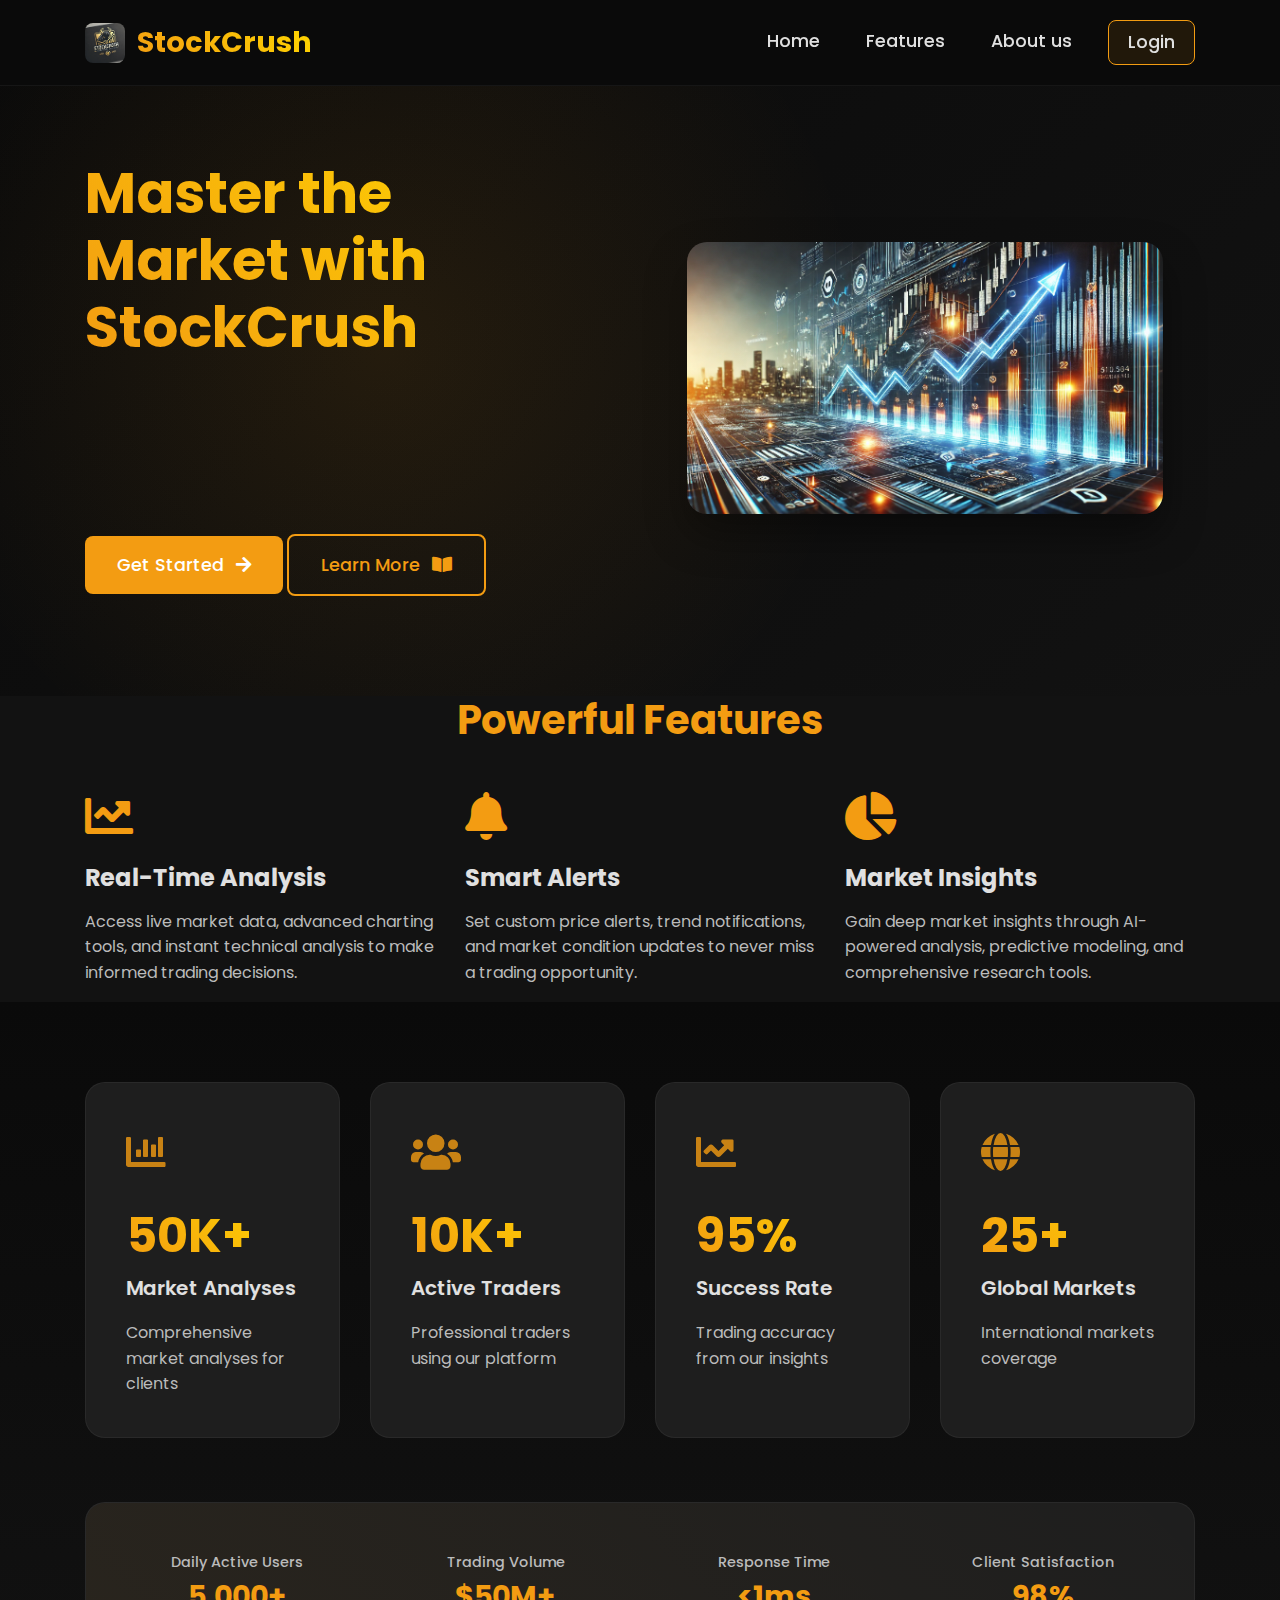
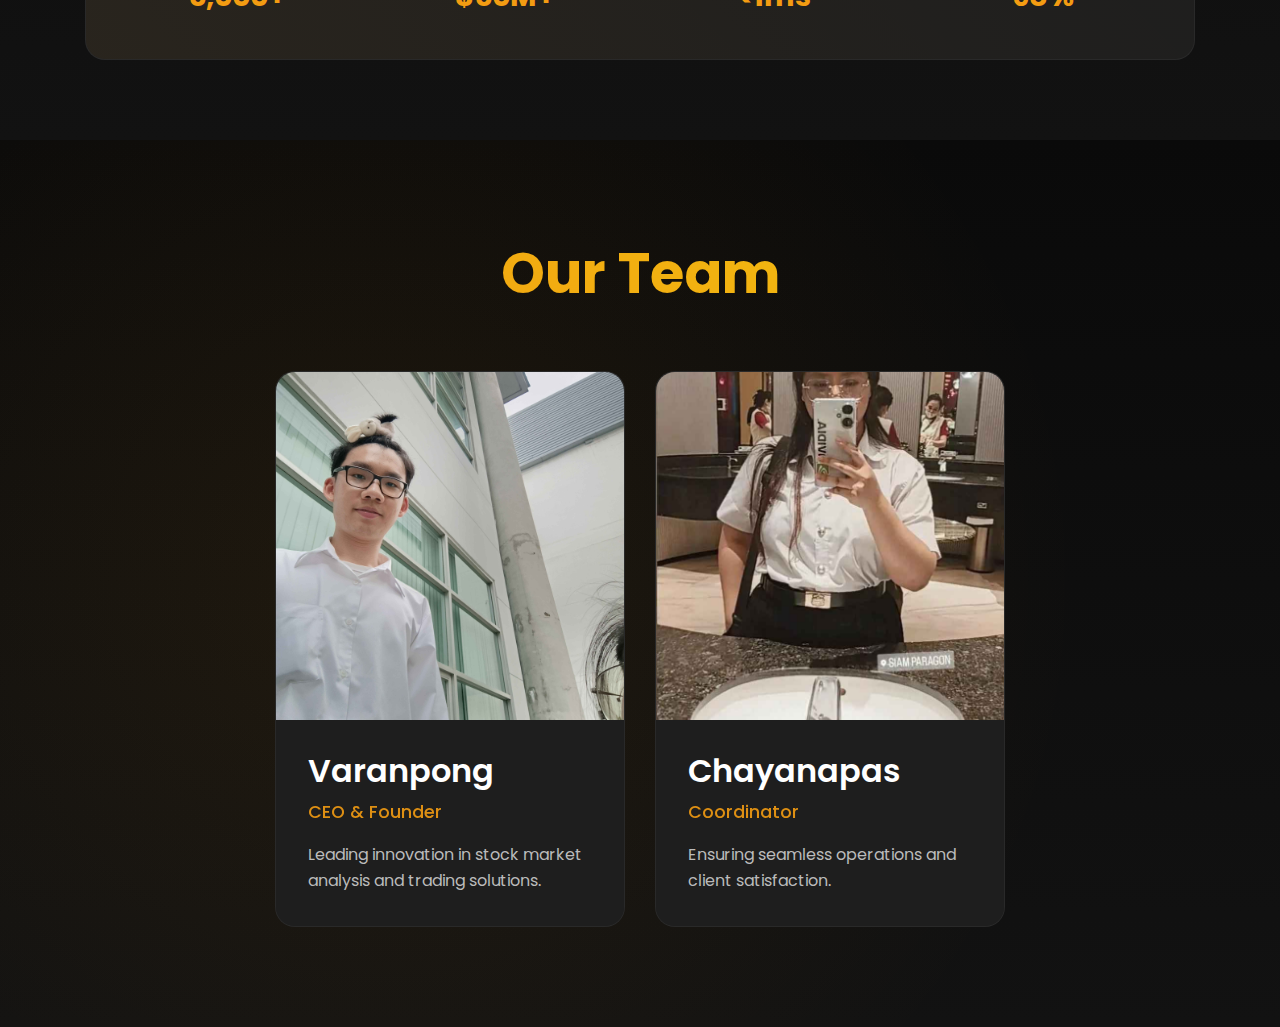
<file: StockCrush-web-main/index.html>
<!DOCTYPE html>
<html lang="en">

<head>
    <link rel="icon" type="image/x-icon" href="about/logo.png">
    <meta charset="UTF-8">
    <meta name="viewport" content="width=device-width, initial-scale=1.0">
    <title>StockCrush - Professional Stock Analysis Platform</title>
    <link rel="stylesheet" href="https://maxcdn.bootstrapcdn.com/bootstrap/4.5.2/css/bootstrap.min.css">
    <link rel="stylesheet" href="https://cdnjs.cloudflare.com/ajax/libs/font-awesome/5.15.1/css/all.min.css">
    <link href="https://fonts.googleapis.com/css2?family=Poppins:wght@300;400;500;600;700&display=swap"
        rel="stylesheet">
    <style>
        /* ========== VARIABLES ========== */
        :root {
            /* Colors */
            --primary-color: #f39c12;
            --secondary-color: #e67e22;
            --dark-bg: #121212;
            --darker-bg: #0a0a0a;
            --nav-bg: rgba(30, 30, 30, 0.95);
            --card-bg: #1e1e1e;
            --text-primary: #e0e0e0;
            --text-secondary: #bbb;
    
            /* Gradients */
            --primary-gradient: linear-gradient(45deg, var(--primary-color), #ffd700);
            --background-gradient: linear-gradient(135deg, var(--darker-bg) 0%, var(--dark-bg) 100%);
    
            /* Transitions */
            --transition-fast: 0.3s ease;
            --transition-medium: 0.4s ease;
    
            /* Shadows */
            --shadow-small: 0 5px 15px rgba(0, 0, 0, 0.2);
            --shadow-medium: 0 15px 30px rgba(0, 0, 0, 0.3);
            --shadow-large: 0 20px 40px rgba(0, 0, 0, 0.4);
    
            /* Border Radius */
            --radius-small: 8px;
            --radius-medium: 15px;
            --radius-large: 20px;
    
            /* Spacing */
            --section-padding: 100px 0;
            --card-padding: 2rem;
        }
    
        /* ========== BASE STYLES ========== */
        body {
            font-family: 'Poppins', sans-serif;
            background-color: var(--dark-bg);
            color: var(--text-primary);
            margin: 0;
            scroll-behavior: smooth;
        }
    
        /* ========== TYPOGRAPHY ========== */
        h1,
        h2,
        h3,
        h4,
        h5,
        h6 {
            color: var(--text-primary);
            font-weight: 700;
            margin-bottom: 1rem;
        }
    
        p {
            color: var(--text-secondary);
            line-height: 1.6;
            margin-bottom: 1rem;
        }
    
        .section-title {
            font-size: 2.5rem;
            color: var(--primary-color);
            text-align: center;
            margin-bottom: 3rem;
        }
    
        .section-subtitle {
            color: var(--text-secondary);
            font-size: 1.1rem;
            max-width: 600px;
            margin: 0 auto 2rem;
            text-align: center;
        }
    
        /* ========== NAVIGATION ========== */
        .navbar-custom {
            background-color: rgba(10, 10, 10, 0.98);
            backdrop-filter: blur(10px);
            padding: 1rem 0;
            transition: var(--transition-fast);
            border-bottom: 1px solid rgba(255, 255, 255, 0.05);
            position: fixed;
            top: 0;
            width: 100%;
            z-index: 1000;
        }
    
        .navbar-brand {
            font-size: 1.8rem;
            font-weight: 700;
            color: var(--primary-color) !important;
            display: flex;
            align-items: center;
        }
    
        .brand-logo {
            height: 40px;
            width: 40px;
            border-radius: var(--radius-small);
            margin-right: 12px;
            transition: var(--transition-fast);
        }
    
        .brand-text {
            background: var(--primary-gradient);
            -webkit-background-clip: text;
            background-clip: text;
            -webkit-text-fill-color: transparent;
        }
    
        .navbar-nav {
            gap: 0.5rem;
        }
    
        .nav-link {
            font-size: 1.1rem;
            font-weight: 500;
            padding: 0.5rem 1.2rem !important;
            color: var(--text-primary) !important;
            border-radius: var(--radius-small);
            transition: var(--transition-fast);
            position: relative;
        }
    
        .nav-link::after {
            content: '';
            position: absolute;
            bottom: 0;
            left: 50%;
            width: 0;
            height: 2px;
            background-color: var(--primary-color);
            transform: translateX(-50%);
            transition: var(--transition-fast);
        }
    
        .nav-link:hover::after {
            width: 70%;
        }
    
        /* Login Button */
        .login-link {
            background-color: rgba(243, 156, 18, 0.1);
            border: 1px solid var(--primary-color);
            margin-left: 0.5rem;
        }
    
        .login-link:hover {
            background-color: var(--primary-color);
            color: white !important;
            transform: translateY(-2px);
        }
    
        /* ========== HERO SECTION ========== */
        .hero {
            position: relative;
            padding: 160px 0 100px;
            background: var(--background-gradient);
            overflow: hidden;
        }
    
        .hero-background {
            position: absolute;
            inset: 0;
            background: radial-gradient(circle at 30% 50%, rgba(243, 156, 18, 0.1) 0%, transparent 50%);
            z-index: 1;
        }
    
        .hero-content {
            position: relative;
            z-index: 2;
            padding-right: 3rem;
        }
    
        .hero-title {
            font-size: 3.5rem;
            font-weight: 700;
            margin-bottom: 1.5rem;
            line-height: 1.2;
            background: var(--primary-gradient);
            -webkit-background-clip: text;
            background-clip: text;
            color: transparent;
            animation: titleReveal 1s ease forwards;
        }
    
        .hero-description {
            font-size: 1.25rem;
            margin-bottom: 2.5rem;
            line-height: 1.8;
            animation: fadeInUp 1s ease 0.3s forwards;
            opacity: 0;
        }
    
        /* Hero Image */
        .hero-image-wrapper {
            position: relative;
            padding: 2rem;
            animation: floatAnimation 6s ease-in-out infinite;
        }
    
        .hero-image {
            width: 100%;
            height: auto;
            border-radius: var(--radius-large);
            box-shadow: var(--shadow-large);
            transition: var(--transition-medium);
        }
    
        .hero-image-shape {
            position: absolute;
            inset: 0;
            border: 2px solid var(--primary-color);
            border-radius: var(--radius-large);
            transform: translate(1rem, 1rem);
            z-index: -1;
            opacity: 0.3;
            transition: var(--transition-medium);
        }
    
        /* ========== BUTTONS ========== */
        .cta-btn {
            padding: 1rem 2rem;
            font-size: 1.1rem;
            font-weight: 500;
            border-radius: var(--radius-small);
            display: inline-flex;
            align-items: center;
            gap: 0.75rem;
            transition: var(--transition-fast);
            text-decoration: none;
        }
    
        .primary-btn {
            background: var(--primary-color);
            color: white;
        }
    
        .primary-btn:hover {
            background: var(--secondary-color);
            transform: translateY(-2px);
            color: white;
            box-shadow: var(--shadow-small);
        }
    
        .secondary-btn {
            background: transparent;
            border: 2px solid var(--primary-color);
            color: var(--primary-color);
        }
    
        .secondary-btn:hover {
            background: var(--primary-color);
            color: white;
            transform: translateY(-2px);
        }
    
        /* ========== CARDS ========== */
        .card-base {
            background: var(--card-bg);
            border-radius: var(--radius-large);
            padding: var(--card-padding);
            border: 1px solid rgba(255, 255, 255, 0.05);
            transition: var(--transition-medium);
        }
    
        .card-base:hover {
            transform: translateY(-10px);
            border-color: var(--primary-color);
            box-shadow: var(--shadow-medium);
        }
        /* Stats Section Styles */
        .stats-section {
            padding: 80px 0;
            background: linear-gradient(180deg, var(--darker-bg) 0%, var(--dark-bg) 100%);
            position: relative;
            overflow: hidden;
        }

        /* Stats Card */
        .stat-card {
            background: var(--card-bg);
            border-radius: 20px;
            padding: 2.5rem;
            position: relative;
            transition: all 0.4s ease;
            border: 1px solid rgba(255, 255, 255, 0.05);
            text-align: left;
            height: 100%;
            overflow: hidden;
        }

        .stat-card::before {
            content: '';
            position: absolute;
            top: 0;
            left: 0;
            width: 100%;
            height: 100%;
            background: linear-gradient(45deg, rgba(243, 156, 18, 0.1), transparent);
            opacity: 0;
            transition: opacity 0.4s ease;
        }

        .stat-card:hover {
            transform: translateY(-10px);
            border-color: var(--primary-color);
            box-shadow: 0 15px 30px rgba(0, 0, 0, 0.4);
        }

        .stat-card:hover::before {
            opacity: 1;
        }

        /* Icon */
        .stat-icon {
            font-size: 2.5rem;
            color: var(--primary-color);
            margin-bottom: 1.5rem;
            transition: all 0.4s ease;
            opacity: 0.8;
        }

        .stat-card:hover .stat-icon {
            transform: scale(1.1);
            opacity: 1;
        }

        /* Stats Info */
        .stat-info {
            position: relative;
            z-index: 1;
        }

        .stat-number {
            font-size: 3rem;
            font-weight: 700;
            margin-bottom: 0.5rem;
            background: linear-gradient(45deg, var(--primary-color), #ffd700);
            -webkit-background-clip: text;
            background-clip: text;
            -webkit-text-fill-color: transparent;
        }

        .stat-title {
            font-size: 1.25rem;
            font-weight: 600;
            color: var(--text-primary);
            margin-bottom: 1rem;
        }

        .stat-description {
            color: var(--text-secondary);
            font-size: 1rem;
            line-height: 1.6;
            margin: 0;
        }

        /* Stats Banner */
        .stats-banner {
            background: var(--card-bg);
            border-radius: 20px;
            padding: 2rem;
            margin-top: 4rem;
            border: 1px solid rgba(255, 255, 255, 0.05);
            position: relative;
            overflow: hidden;
        }

        .stats-banner::before {
            content: '';
            position: absolute;
            inset: 0;
            background: linear-gradient(45deg, rgba(243, 156, 18, 0.05), transparent);
        }

        /* Quick Stats */
        .quick-stat {
            position: relative;
            padding: 1rem;
            text-align: center;
        }

        .quick-stat-label {
            color: var(--text-secondary);
            font-size: 0.9rem;
            margin-bottom: 0.5rem;
            font-weight: 500;
        }

        .quick-stat-value {
            font-size: 1.8rem;
            font-weight: 700;
            color: var(--primary-color);
            margin: 0;
            line-height: 1;
        }
    
        /* Feature Cards */
        .feature-card {
            composes: card-base;
            height: 100%;
        }
    
        .feature-icon {
            font-size: 3rem;
            color: var(--primary-color);
            margin-bottom: 1.5rem;
            transition: var(--transition-medium);
        }
        /* Team Section Styles */
        .team-section {
            padding: 100px 0;
            background: linear-gradient(180deg, var(--darker-bg) 0%, var(--dark-bg) 100%);
            position: relative;
            overflow: hidden;
        }

        .team-section::before {
            content: '';
            position: absolute;
            top: 0;
            left: 0;
            right: 0;
            bottom: 0;
            background: radial-gradient(circle at 30% 50%, rgba(243, 156, 18, 0.08) 0%, transparent 70%);
        }
    
        /* Team Cards */
        .team-section .section-title {
            font-size: 3.5rem;
            font-weight: 700;
            color: var(--primary-color);
            text-align: center;
            margin-bottom: 4rem;
            background: linear-gradient(45deg, #f39c12, #f1c40f);
            -webkit-background-clip: text;
            background-clip: text;
            -webkit-text-fill-color: transparent;
        }
        .team-card {
            background: var(--card-bg);
            border-radius: 20px;
            overflow: hidden;
            position: relative;
            transition: all 0.4s ease;
            border: 1px solid rgba(255, 255, 255, 0.05);
            height: 100%;
        }
    
        .team-image-wrapper {
            position: relative;
            padding-top: 100%;
            overflow: hidden;
        }

        .team-image {
            position: absolute;
            top: 0;
            left: 0;
            width: 100%;
            height: 100%;
            object-fit: cover;
            transition: all 0.5s ease;
        }
        .team-card:hover .team-image {
            transform: scale(1.05);
        }

        /* Overlay */
        .team-overlay {
            position: absolute;
            inset: 0;
            background: linear-gradient(to top, rgba(0, 0, 0, 0.9), rgba(0, 0, 0, 0.4));
            display: flex;
            align-items: flex-end;
            padding: 2rem;
            opacity: 0;
            transition: all 0.4s ease;
        }

        .team-card:hover .team-overlay {
            opacity: 1;
        }

        /* Social Links */
        .social-links {
            display: flex;
            gap: 1rem;
            transform: translateY(20px);
            transition: all 0.4s ease;
        }

        .team-card:hover .social-links {
            transform: translateY(0);
        }

        .social-link {
            width: 40px;
            height: 40px;
            display: flex;
            align-items: center;
            justify-content: center;
            background: rgba(243, 156, 18, 0.1);
            border-radius: 8px;
            color: var(--primary-color);
            font-size: 1.2rem;
            transition: all 0.3s ease;
        }

        .social-link:hover {
            background: var(--primary-color);
            color: white;
            transform: translateY(-5px);
        }

        /* Info Section */
        .team-info {
            padding: 2rem;
            text-align: left;
            background: linear-gradient(to bottom, var(--card-bg), rgba(30, 30, 30, 0.95));
        }

        .team-name {
            font-size: 2rem;
            font-weight: 600;
            color: white;
            margin-bottom: 0.5rem;
        }

        .team-role {
            color: var(--primary-color);
            font-size: 1.1rem;
            font-weight: 500;
            margin-bottom: 1rem;
            opacity: 0.9;
        }

        .team-description {
            color: var(--text-secondary);
            font-size: 1rem;
            line-height: 1.6;
            margin: 0;
        }

        /* Achievement Cards */
        .achievement-card {
            composes: card-base;
            min-height: 300px;
        }
    
        .achievement-icon-wrapper {
            width: 80px;
            height: 80px;
            display: flex;
            align-items: center;
            justify-content: center;
            background: rgba(243, 156, 18, 0.1);
            border-radius: var(--radius-large);
            margin-bottom: 1.5rem;
            transition: var(--transition-fast);
        }
    
        /* ========== ANIMATIONS ========== */
        @keyframes titleReveal {
            from {
                opacity: 0;
                transform: translateY(30px);
            }
    
            to {
                opacity: 1;
                transform: translateY(0);
            }
        }
    
        @keyframes fadeInUp {
            from {
                opacity: 0;
                transform: translateY(20px);
            }
    
            to {
                opacity: 1;
                transform: translateY(0);
            }
        }
    
        @keyframes floatAnimation {
    
            0%,
            100% {
                transform: translateY(0);
            }
    
            50% {
                transform: translateY(-20px);
            }
        }
    
        /* ========== MEDIA QUERIES ========== */
        @media (max-width: 1200px) {
            .hero-title {
                font-size: 3rem;
            }
    
            .hero-content {
                padding-right: 1rem;
            }
        }
    
        @media (max-width: 991px) {
            .navbar-nav {
                padding: 1rem 0;
            }
    
            .nav-link {
                padding: 0.8rem 1.5rem !important;
            }
    
            .login-link {
                margin: 0.5rem 0;
            }
    
            .hero {
                text-align: center;
                padding: 120px 0 80px;
            }
    
            .hero-content {
                padding-right: 0;
            }
    
            [class*="-card"] {
                margin-bottom: 2rem;
            }
            .team-section .section-title {
                font-size: 3rem;
            }
            
            .team-card {
                margin-bottom: 2rem;
            }
            .stat-card {
                margin-bottom: 1.5rem;
            }
            
            .stat-number {
                font-size: 2.5rem;
            }
        }
    
        @media (max-width: 767px) {
            .stats-banner {
                padding: 1.5rem;
            }
            
            .quick-stat {
                margin-bottom: 1rem;
            }
            
            .quick-stat-value {
                font-size: 1.5rem;
            }
            .team-section .section-title {
                font-size: 2.5rem;
            }
            
            .team-name {
                font-size: 1.8rem;
            }
            
            .team-info {
                padding: 1.5rem;
            }
            .hero-title {
                font-size: 2.5rem;
            }
    
            .hero-description {
                font-size: 1.1rem;
            }
    
            .cta-btn {
                width: 100%;
                justify-content: center;
                margin-bottom: 1rem;
            }
    
            .section-title {
                font-size: 2rem;
            }
        }
    
        @media (max-width: 576px) {
            .team-section .section-title {
                font-size: 2rem;
            }
            
            .team-overlay {
                opacity: 1;
                background: linear-gradient(to top, rgba(0, 0, 0, 0.8), transparent);
            }
            
            .social-links {
                transform: translateY(0);
            }
            .navbar-brand {
                font-size: 1.5rem;
            }
    
            .brand-logo {
                height: 35px;
                width: 35px;
            }
    
            .hero-title {
                font-size: 2rem;
            }
    
            .hero-description {
                font-size: 1rem;
            }
    
            .hero-image-shape {
                display: none;
            }
            .stat-card {
                padding: 1.5rem;
            }
            
            .stat-icon {
                font-size: 2rem;
            }
            
            .stat-number {
                font-size: 2rem;
            }
            
            .stat-title {
                font-size: 1.1rem;
            }
        }
    </style>
</head>

<body>

    <!-- Navbar -->
    <!-- Navigation Bar -->
    <nav class="navbar navbar-expand-lg navbar-dark navbar-custom fixed-top">
        <div class="container">
            <!-- Logo and Brand -->
            <a class="navbar-brand d-flex align-items-center" href="index.html">
                <img src="about/logo.png" alt="StockCrush Logo" class="brand-logo">
                <span class="brand-text">StockCrush</span>
            </a>
    
            <!-- Mobile Toggle Button -->
            <button class="navbar-toggler" type="button" data-toggle="collapse" data-target="#navbarNav">
                <span class="navbar-toggler-icon"></span>
            </button>
    
            <!-- Navigation Links -->
            <div class="collapse navbar-collapse" id="navbarNav">
                <ul class="navbar-nav ml-auto">
                    <li class="nav-item">
                        <a class="nav-link" href="index.html">Home</a>
                    </li>
                    <li class="nav-item">
                        <a class="nav-link" href="#features">Features</a>
                    </li>
                    <li class="nav-item">
                        <a class="nav-link" href="#team-section">About us</a>
                    </li>
                    <li class="nav-item">
                        <a class="nav-link login-link" href="login.html">Login</a>
                    </li>
                </ul>
            </div>
        </div>
    </nav>

    <!-- Hero Section -->
    <section id="home" class="hero">
        <div class="hero-background"></div>
        <div class="container">
            <div class="row align-items-center">
                <div class="col-lg-6 hero-content">
                    <div class="hero-text-wrapper" data-aos="fade-up">
                        <h1 class="hero-title">Master the Market with StockCrush</h1>
                        <p class="hero-description">Experience professional-grade stock analysis tools, real-time market
                            insights, and advanced trading strategies - all in one powerful platform.</p>
                        <div id="cta-buttons" class="hero-buttons">
                            <a href="price.html" class="cta-btn primary-btn">
                                <span>Get Started</span>
                                <i class="fas fa-arrow-right"></i>
                            </a>
                            <a href="https://heyzine.com/flip-book/c80e8d21c5.html" class="cta-btn secondary-btn">
                                <span>Learn More</span>
                                <i class="fas fa-book-open"></i>
                            </a>
                        </div>
                        <!-- Back button for Heyzine page -->
                        <div id="back-button" class="d-none">
                            <a href="index.html" class="cta-btn primary-btn">
                                <i class="fas fa-arrow-left mr-2"></i>
                                <span>Back to Home</span>
                            </a>
                        </div>
                    </div>
                </div>
                <div class="col-lg-6">
                    <div class="hero-image-container">
                        <div class="hero-image-wrapper" data-aos="fade-up">
                            <img src="about/6.png" alt="StockCrush Platform" class="hero-image">
                            <!-- Overlay effects -->
                            <div class="image-overlay"></div>
                            <div class="glow-effect"></div>
                            <!-- Decorative elements -->
                            <div class="chart-line"></div>
                            <div class="data-points">
                                <span></span>
                                <span></span>
                                <span></span>
                            </div>
                        </div>
                    </div>
                </div>
            </div>
        </div>
    </section>

    <!-- Features Section -->
    <section id="features" class="features">
        <div class="container">
            <h2 class="section-title">Powerful Features</h2>
            <div class="row">
                <div class="col-md-4">
                    <div class="feature-card">
                        <i class="fas fa-chart-line feature-icon"></i>
                        <h4>Real-Time Analysis</h4>
                        <p>Access live market data, advanced charting tools, and instant technical analysis to make
                            informed trading decisions.</p>
                    </div>
                </div>
                <div class="col-md-4">
                    <div class="feature-card">
                        <i class="fas fa-bell feature-icon"></i>
                        <h4>Smart Alerts</h4>
                        <p>Set custom price alerts, trend notifications, and market condition updates to never miss a
                            trading opportunity.</p>
                    </div>
                </div>
                <div class="col-md-4">
                    <div class="feature-card">
                        <i class="fas fa-chart-pie feature-icon"></i>
                        <h4>Market Insights</h4>
                        <p>Gain deep market insights through AI-powered analysis, predictive modeling, and comprehensive
                            research tools.</p>
                    </div>
                </div>
            </div>
        </div>
    </section>

    <!-- Enhanced Achievements Section -->
    <section class="stats-section">
        <div class="container">
            <!-- Main Stats -->
            <div class="row g-4 mb-5">
                <!-- Market Analyses -->
                <div class="col-lg-3 col-md-6">
                    <div class="stat-card">
                        <div class="stat-icon">
                            <i class="fas fa-chart-bar"></i>
                        </div>
                        <div class="stat-info">
                            <h3 class="stat-number">50K+</h3>
                            <p class="stat-title">Market Analyses</p>
                            <p class="stat-description">Comprehensive market analyses for clients</p>
                        </div>
                    </div>
                </div>
    
                <!-- Active Traders -->
                <div class="col-lg-3 col-md-6">
                    <div class="stat-card">
                        <div class="stat-icon">
                            <i class="fas fa-users"></i>
                        </div>
                        <div class="stat-info">
                            <h3 class="stat-number">10K+</h3>
                            <p class="stat-title">Active Traders</p>
                            <p class="stat-description">Professional traders using our platform</p>
                        </div>
                    </div>
                </div>
    
                <!-- Success Rate -->
                <div class="col-lg-3 col-md-6">
                    <div class="stat-card">
                        <div class="stat-icon">
                            <i class="fas fa-chart-line"></i>
                        </div>
                        <div class="stat-info">
                            <h3 class="stat-number">95%</h3>
                            <p class="stat-title">Success Rate</p>
                            <p class="stat-description">Trading accuracy from our insights</p>
                        </div>
                    </div>
                </div>
    
                <!-- Global Markets -->
                <div class="col-lg-3 col-md-6">
                    <div class="stat-card">
                        <div class="stat-icon">
                            <i class="fas fa-globe"></i>
                        </div>
                        <div class="stat-info">
                            <h3 class="stat-number">25+</h3>
                            <p class="stat-title">Global Markets</p>
                            <p class="stat-description">International markets coverage</p>
                        </div>
                    </div>
                </div>
            </div>
    
            <!-- Additional Stats Banner -->
            <div class="stats-banner">
                <div class="row align-items-center">
                    <div class="col-md-3 col-6">
                        <div class="quick-stat">
                            <p class="quick-stat-label">Daily Active Users</p>
                            <h4 class="quick-stat-value">5,000+</h4>
                        </div>
                    </div>
                    <div class="col-md-3 col-6">
                        <div class="quick-stat">
                            <p class="quick-stat-label">Trading Volume</p>
                            <h4 class="quick-stat-value">$50M+</h4>
                        </div>
                    </div>
                    <div class="col-md-3 col-6">
                        <div class="quick-stat">
                            <p class="quick-stat-label">Response Time</p>
                            <h4 class="quick-stat-value">&lt;1ms</h4>
                        </div>
                    </div>
                    <div class="col-md-3 col-6">
                        <div class="quick-stat">
                            <p class="quick-stat-label">Client Satisfaction</p>
                            <h4 class="quick-stat-value">98%</h4>
                        </div>
                    </div>
                </div>
            </div>
        </div>
    </section>

    <!-- Team Section -->
    <section id="team-section" class="team-section">
        <div class="container">
            <h2 class="section-title">Our Team</h2>
    
            <div class="row justify-content-center g-4">
                <!-- Team Member 1 -->
                <div class="col-lg-4 col-md-6">
                    <div class="team-card">
                        <div class="team-image-wrapper">
                            <img src="about/1.jpg" alt="Team Member" class="team-image">
                            <div class="team-overlay">
                                <div class="social-links">
                                    <a href="#" class="social-link"><i class="fab fa-linkedin"></i></a>
                                    <a href="https://github.com/porchportal" class="social-link"><i
                                            class="fab fa-github"></i></a>
                                    <a href="#" class="social-link"><i class="fas fa-envelope"></i></a>
                                </div>
                            </div>
                        </div>
                        <div class="team-info">
                            <h3 class="team-name">Varanpong</h3>
                            <p class="team-role">CEO & Founder</p>
                            <p class="team-description">Leading innovation in stock market analysis and trading solutions.
                            </p>
                        </div>
                    </div>
                </div>
    
                <!-- Team Member 2 -->
                <div class="col-lg-4 col-md-6">
                    <div class="team-card">
                        <div class="team-image-wrapper">
                            <img src="about/4.jpg" alt="Team Member" class="team-image">
                            <div class="team-overlay">
                                <div class="social-links">
                                    <a href="#" class="social-link"><i class="fab fa-linkedin"></i></a>
                                    <a href="https://github.com/nus1315" class="social-link"><i
                                            class="fab fa-github"></i></a>
                                    <a href="#" class="social-link"><i class="fas fa-envelope"></i></a>
                                </div>
                            </div>
                        </div>
                        <div class="team-info">
                            <h3 class="team-name">Chayanapas</h3>
                            <p class="team-role">Coordinator</p>
                            <p class="team-description">Ensuring seamless operations and client satisfaction.</p>
                        </div>
                    </div>
                </div>
            </div>
        </div>
    </section>
    
    

    <!-- Scripts -->
    <script src="https://code.jquery.com/jquery-3.5.1.slim.min.js"></script>
    <script src="https://cdn.jsdelivr.net/npm/@popperjs/core@2.9.3/dist/umd/popper.min.js"></script>
    <script src="https://maxcdn.bootstrapcdn.com/bootstrap/4.5.2/js/bootstrap.min.js"></script>

    <!-- Custom Script for Back Button -->
    <script>
        // Function to check if we're in an iframe (Heyzine flipbook)
        function isInIframe() {
            try {
                return window !== window.top;
            } catch (e) {
                return true;
            }
        }

        // Function to handle button visibility
        function handleButtonVisibility() {
            const ctaButtons = document.getElementById('cta-buttons');
            const backButton = document.getElementById('back-button');

            if (isInIframe()) {
                // If we're in the Heyzine iframe
                ctaButtons.classList.add('d-none');
                backButton.classList.remove('d-none');
            } else {
                // If we're on the main site
                ctaButtons.classList.remove('d-none');
                backButton.classList.add('d-none');
            }
        }

        // Run when the document is ready
        document.addEventListener('DOMContentLoaded', function () {
                const counters = document.querySelectorAll('.counter');
                const speed = 200;

                counters.forEach(counter => {
                    const updateCount = () => {
                        const target = +counter.getAttribute('data-target');
                        const count = +counter.innerText;
                        const inc = target / speed;

                        if (count < target) {
                            counter.innerText = Math.ceil(count + inc);
                            setTimeout(updateCount, 1);
                        } else {
                            counter.innerText = target;
                        }
                    };

                    counter.setAttribute('data-target', counter.innerText);
                    updateCount();
                });
            });
    </script>

</body>

</html>
</file>
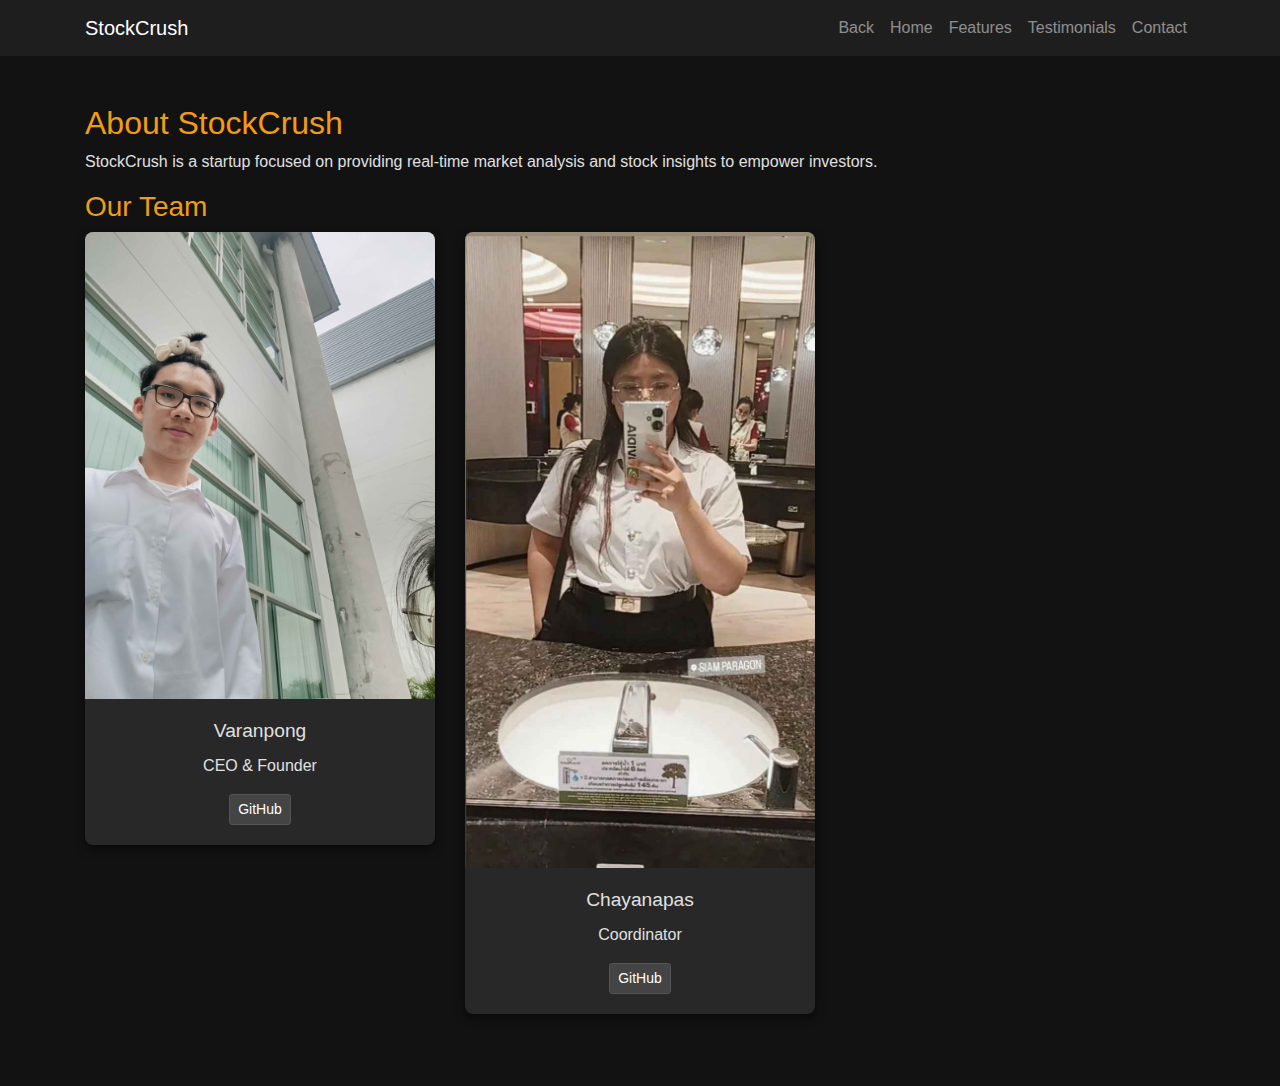
<file: StockCrush-web-main/about.html>
<!DOCTYPE html>
<html lang="en">
<head>
    <meta charset="UTF-8">
    <meta name="viewport" content="width=device-width, initial-scale=1.0">
    <title>About Us - StockCrush</title>
    <link rel="stylesheet" href="https://maxcdn.bootstrapcdn.com/bootstrap/4.5.2/css/bootstrap.min.css">
    <style>
        body {
            background-color: #121212; /* พื้นหลังสีดำ */
            color: #e0e0e0; /* ข้อความสีขาว */
            font-family: 'Arial', sans-serif;
        }

        .navbar {
            background-color: #1e1e1e; /* พื้นหลัง Navbar */
        }

        .navbar-brand {
            color: #f39c12; /* โลโก้สีส้ม */
        }

        .navbar-brand:hover {
            color: #ffd700;
        }

        .nav-link {
            color: #bbb; /* ลิงก์เมนูสีเทาอ่อน */
        }

        .nav-link:hover {
            color: #fff; /* ลิงก์เมนูเมื่อ hover */
        }

        .card {
            background-color: #282828; /* พื้นหลังการ์ด */
            color: #e0e0e0; /* ข้อความในการ์ด */
            border: none;
            border-radius: 8px;
            box-shadow: 0 4px 10px rgba(0, 0, 0, 0.5);
        }

        .card-img-top {
            border-radius: 8px 8px 0 0;
        }

        .btn-dark {
            background-color: #444; /* ปุ่มธีมดำ */
            border-color: #555;
        }

        .btn-dark:hover {
            background-color: #555;
            border-color: #666;
        }

        h2, h3 {
            color: #f39c12; /* หัวข้อสีส้ม */
        }

        .card-body .card-title {
            font-size: 1.2rem; /* ขนาดชื่อทีม */
        }

        .card-body .card-text {
            font-size: 1rem; /* ขนาดตำแหน่ง */
        }
    </style>
</head>
<body>

<!-- Navbar -->
<nav class="navbar navbar-expand-lg navbar-dark">
    <div class="container">
        <a class="navbar-brand" href="dashboard.php">StockCrush</a>
        <button class="navbar-toggler" type="button" data-toggle="collapse" data-target="#navbarNav">
            <span class="navbar-toggler-icon"></span>
        </button>
        <div class="collapse navbar-collapse" id="navbarNav">
            <ul class="navbar-nav ml-auto">
                <li class="nav-item"><a class="nav-link" href="index.html"><i class="fas fa-arrow-left"></i> Back</a></li>
                <li class="nav-item"><a class="nav-link" href="index.html#header">Home</a></li>
                <li class="nav-item"><a class="nav-link" href="index.html#features">Features</a></li>
                <li class="nav-item"><a class="nav-link" href="index.html#testimonials">Testimonials</a></li>
                <li class="nav-item"><a class="nav-link" href="index.html#social">Contact</a></li>
            </ul>
        </div>
    </div>
</nav>

<!-- About Section -->
<section class="container py-5">
    <h2>About StockCrush</h2>
    <p>StockCrush is a startup focused on providing real-time market analysis and stock insights to empower investors.</p>
    
    <h3>Our Team</h3>
    <div class="row">
        <!-- Team Member 1 -->
        <div class="col-md-4 col-sm-6 mb-4">
            <div class="card">
                <img src="about/1.jpg" class="card-img-top" alt="Varanpong - CEO & Founder">
                <div class="card-body text-center">
                    <h5 class="card-title">Varanpong</h5>
                    <p class="card-text">CEO & Founder</p>
                    <a href="https://github.com/porchportal" class="btn btn-dark btn-sm">GitHub</a>
                </div>
            </div>
        </div>
        
        <!-- Team Member 2 -->
        <div class="col-md-4 col-sm-6 mb-4">
            <div class="card">
                <img src="about/4.jpg" class="card-img-top" alt="Chayanapas - CTO">
                <div class="card-body text-center">
                    <h5 class="card-title">Chayanapas</h5>
                    <p class="card-text">Coordinator</p>
                    <a href="https://github.com/nus1315" class="btn btn-dark btn-sm">GitHub</a>
                </div>
            </div>
        </div>
    </div>
</section>

<script src="https://code.jquery.com/jquery-3.5.1.slim.min.js"></script>
<script src="https://cdn.jsdelivr.net/npm/bootstrap@4.5.2/dist/js/bootstrap.bundle.min.js"></script>
</body>
</html>
</file>
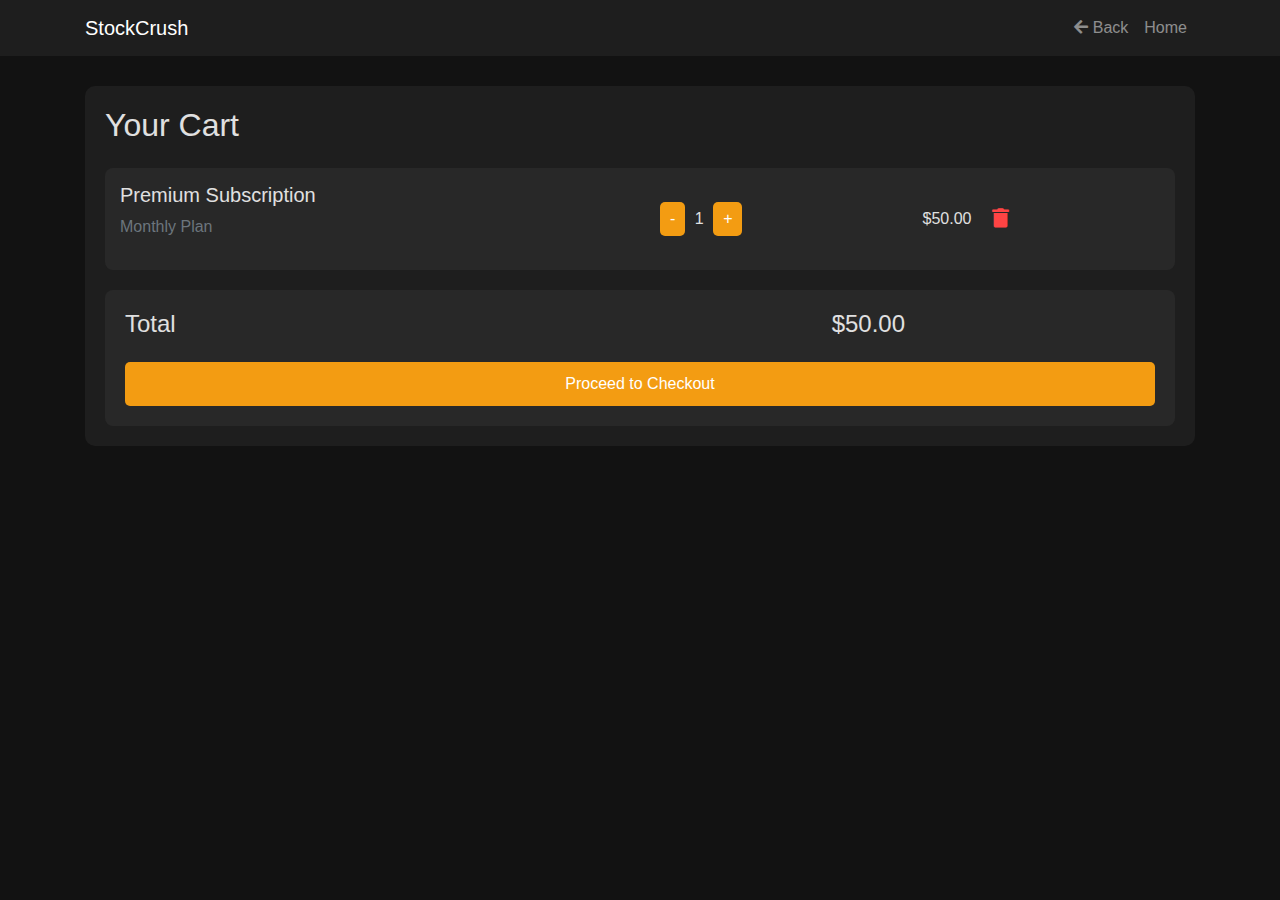
<file: StockCrush-web-main/cart.html>
<!DOCTYPE html>
<html lang="en">

<head>
    <meta charset="UTF-8">
    <meta name="viewport" content="width=device-width, initial-scale=1.0">
    <title>Shopping Cart - StockCrush</title>
    <link rel="stylesheet" href="https://maxcdn.bootstrapcdn.com/bootstrap/4.5.2/css/bootstrap.min.css">
    <link rel="stylesheet" href="https://cdnjs.cloudflare.com/ajax/libs/font-awesome/5.15.1/css/all.min.css">
    <style>
        body {
            background-color: #121212;
            color: #e0e0e0;
            font-family: Arial, sans-serif;
        }

        .navbar-custom {
            background-color: #1e1e1e;
        }

        .cart-container {
            background-color: #1e1e1e;
            border-radius: 10px;
            padding: 20px;
            margin-top: 30px;
        }

        .cart-item {
            background-color: #282828;
            border-radius: 8px;
            padding: 15px;
            margin-bottom: 15px;
        }

        .quantity-btn {
            background-color: #f39c12;
            color: white;
            border: none;
            border-radius: 5px;
            padding: 5px 10px;
            margin: 0 5px;
        }

        .total-section {
            background-color: #282828;
            padding: 20px;
            border-radius: 8px;
            margin-top: 20px;
        }

        .checkout-btn {
            background-color: #f39c12;
            color: white;
            border: none;
            padding: 10px 20px;
            border-radius: 5px;
            width: 100%;
            margin-top: 15px;
        }

        .checkout-btn:hover {
            background-color: #e67e22;
            color: white;
            text-decoration: none;
        }

        .cancel-btn {
            background: none;
            border: none;
            color: #ff4444;
            font-size: 1.2rem;
            cursor: pointer;
            padding: 5px;
            transition: color 0.3s;
        }

        .cancel-btn:hover {
            color: #ff0000;
        }

        .empty-cart {
            text-align: center;
            padding: 30px;
            background-color: #282828;
            border-radius: 8px;
            margin: 20px 0;
        }

        .return-btn {
            background-color: #f39c12;
            color: white;
            padding: 10px 20px;
            border-radius: 5px;
            text-decoration: none;
            display: inline-block;
            margin-top: 15px;
        }

        .return-btn:hover {
            background-color: #e67e22;
            color: white;
            text-decoration: none;
        }
    </style>
</head>

<body>
    <!-- Navbar -->
    <nav class="navbar navbar-expand-lg navbar-dark navbar-custom">
        <div class="container">
            <a class="navbar-brand" href="#">StockCrush</a>
            <button class="navbar-toggler" type="button" data-toggle="collapse" data-target="#navbarNav">
                <span class="navbar-toggler-icon"></span>
            </button>
            <div class="collapse navbar-collapse" id="navbarNav">
                <ul class="navbar-nav ml-auto">
                    <li class="nav-item"><a class="nav-link" href="price.html"><i class="fas fa-arrow-left"></i>
                            Back</a></li>
                    <li class="nav-item"><a class="nav-link" href="index.html">Home</a></li>
                </ul>
            </div>
        </div>
    </nav>

    <!-- Cart Section -->
    <div class="container">
        <div class="cart-container">
            <h2 class="mb-4">Your Cart</h2>
            <div class="cart-items">
                <div class="cart-item">
                    <div class="row align-items-center">
                        <div class="col-md-6">
                            <h5>Premium Subscription</h5>
                            <p class="text-muted">Monthly Plan</p>
                        </div>
                        <div class="col-md-3">
                            <button class="quantity-btn" onclick="updateQuantity('decrease')">-</button>
                            <span id="quantity">1</span>
                            <button class="quantity-btn" onclick="updateQuantity('increase')">+</button>
                        </div>
                        <div class="col-md-3">
                            <div class="d-flex align-items-center">
                                <p id="subtotal" class="mb-0">$50.00</p>
                                <button class="cancel-btn ml-3" onclick="removeItem(this)">
                                    <i class="fas fa-trash"></i>
                                </button>
                            </div>
                        </div>
                    </div>
                </div>
            </div>

            <div class="total-section">
                <div class="row">
                    <div class="col-md-8">
                        <h4>Total</h4>
                    </div>
                    <div class="col-md-4">
                        <h4 id="total">$50.00</h4>
                    </div>
                </div>
                <a href="#" class="checkout-btn btn" onclick="goToCheckout()">Proceed to Checkout</a>
            </div>
        </div>
    </div>

    <script>
        document.addEventListener('DOMContentLoaded', function () {
            // Get the plan from URL or session storage
            let urlParams = new URLSearchParams(window.location.search);
            let plan = urlParams.get('plan');
            let savedQuantity = 1;

            // Check if we're returning from checkout
            const savedState = sessionStorage.getItem('cartState');
            if (savedState) {
                const cartState = JSON.parse(savedState);
                plan = cartState.plan;
                savedQuantity = parseInt(cartState.quantity);
                window.basePrice = cartState.basePrice; // Use the saved base price

                // Update the display
                document.querySelector('.cart-item h5').textContent = planDetails[plan].name;
                document.getElementById('quantity').innerText = savedQuantity;
                updatePrices(savedQuantity);
            } else {
                const planDetails = {
                    'free': { name: 'Free Version', price: 0 },
                    'freemium': { name: 'Freemium Version', price: 99 },
                    'premium': { name: 'Premium Subscription', price: 199 }
                };

                if (plan && planDetails[plan]) {
                    const details = planDetails[plan];
                    window.basePrice = details.price;
                    document.querySelector('.cart-item h5').textContent = details.name;
                    document.getElementById('quantity').innerText = savedQuantity;
                    updatePrices(savedQuantity);
                }
            }
        });

        function updateQuantity(action) {
            let quantityElement = document.getElementById('quantity');
            let currentQuantity = parseInt(quantityElement.innerText);

            if (action === 'increase') {
                currentQuantity++;
            } else if (action === 'decrease' && currentQuantity > 1) {
                currentQuantity--;
            }

            quantityElement.innerText = currentQuantity;
            updatePrices(currentQuantity);

            // Save current state
            saveCartState();
        }


        function updatePrices(quantity) {
            const subtotal = window.basePrice * quantity;
            document.getElementById('subtotal').innerText = `$${subtotal.toFixed(2)}`;
            document.getElementById('total').innerText = `$${subtotal.toFixed(2)}`;
        }

        function removeItem(button) {
            const cartItem = button.closest('.cart-item');
            cartItem.remove();

            const cartItems = document.querySelectorAll('.cart-item');
            if (cartItems.length === 0) {
                showEmptyCart();
                // Clear session storage when cart is empty
                sessionStorage.removeItem('cartState');
            } else {
                updateTotalPrice();
            }
        }

        function updateTotalPrice() {
            const subtotals = document.querySelectorAll('#subtotal');
            let total = 0;
            subtotals.forEach(sub => {
                const price = parseFloat(sub.innerText.replace('$', ''));
                total += price;
            });
            document.getElementById('total').innerText = `$${total.toFixed(2)}`;
        }

        function showEmptyCart() {
            const cartContainer = document.querySelector('.cart-container');
            cartContainer.innerHTML = `
                <div class="empty-cart">
                    <h3>Your cart is empty</h3>
                    <p>Add items from our subscription plans</p>
                    <a href="price.html" class="return-btn">Return to Plans</a>
                </div>
            `;
        }

        function saveCartState() {
            const quantity = document.getElementById('quantity').innerText;
            const plan = new URLSearchParams(window.location.search).get('plan');
            const price = document.getElementById('total').innerText.replace('$', '');

            sessionStorage.setItem('cartState', JSON.stringify({
                quantity: quantity,
                plan: plan,
                price: price
            }));
        }

        function goToCheckout() {
            const quantity = document.getElementById('quantity').innerText;
            const plan = new URLSearchParams(window.location.search).get('plan');
            const price = document.getElementById('total').innerText.replace('$', '');

            // Save cart state before going to checkout
            saveCartState();

            window.location.href = `checkout.html?plan=${plan}&quantity=${quantity}&price=${price}`;
        }

        // Handle back button
        window.onpopstate = function (event) {
            const savedState = sessionStorage.getItem('cartState');
            if (savedState) {
                const cartState = JSON.parse(savedState);
                document.getElementById('quantity').innerText = cartState.quantity;
                updatePrices(cartState.quantity);
            }
        };

        // Cleanup when leaving cart (except for checkout)
        window.onbeforeunload = function () {
            if (!window.location.href.includes('checkout.html')) {
                sessionStorage.removeItem('cartState');
            }
        };
    </script>

    <script src="https://code.jquery.com/jquery-3.5.1.slim.min.js"></script>
    <script src="https://cdn.jsdelivr.net/npm/@popperjs/core@2.11.6/dist/umd/popper.min.js"></script>
    <script src="https://stackpath.bootstrapcdn.com/bootstrap/4.5.2/js/bootstrap.min.js"></script>
</body>

</html>
</file>
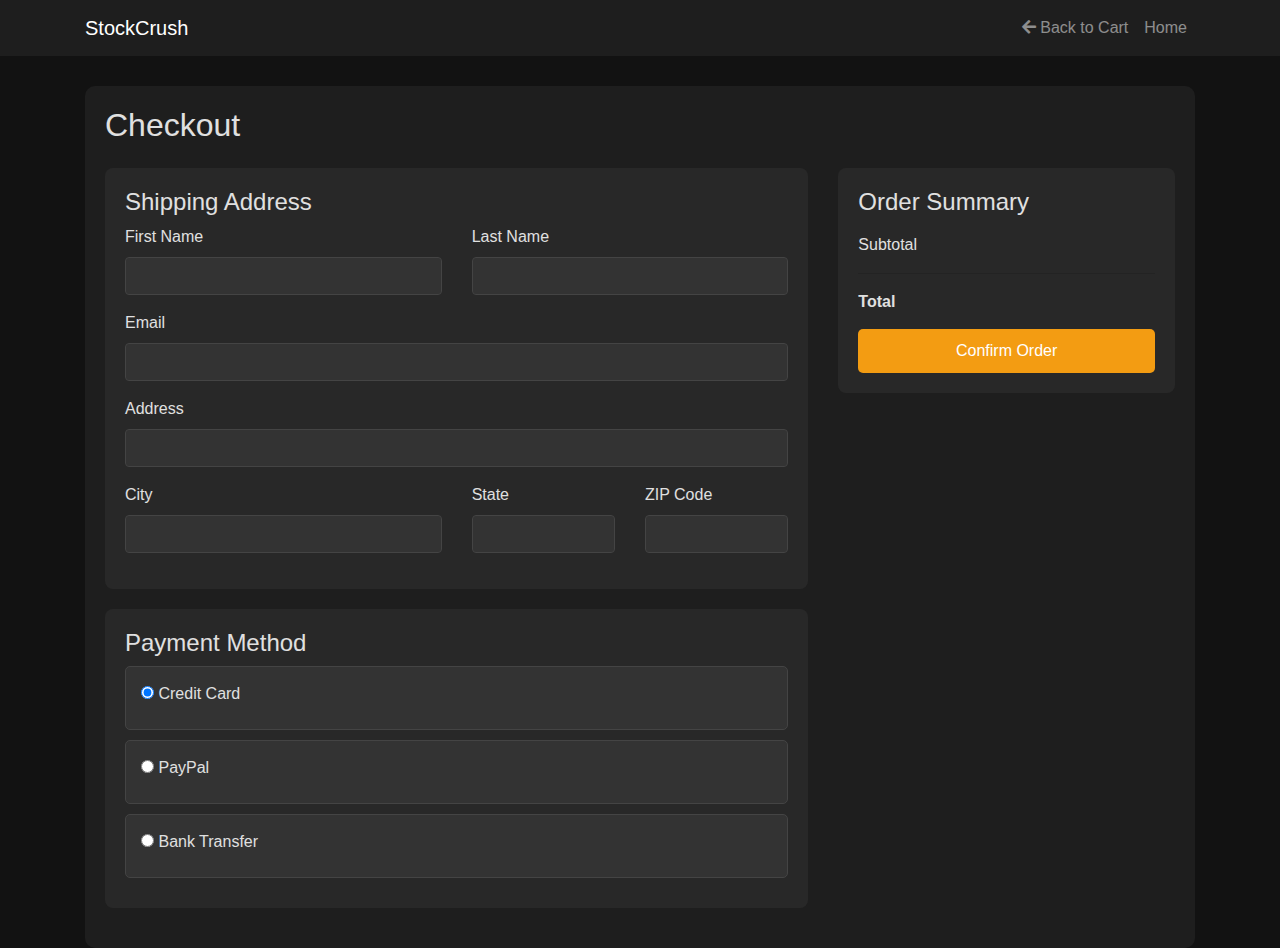
<file: StockCrush-web-main/checkout.html>
<!DOCTYPE html>
<html lang="en">

<head>
    <meta charset="UTF-8">
    <meta name="viewport" content="width=device-width, initial-scale=1.0">
    <title>Checkout - StockCrush</title>
    <link rel="stylesheet" href="https://maxcdn.bootstrapcdn.com/bootstrap/4.5.2/css/bootstrap.min.css">
    <link rel="stylesheet" href="https://cdnjs.cloudflare.com/ajax/libs/font-awesome/5.15.1/css/all.min.css">
    <style>
        body {
            background-color: #121212;
            color: #e0e0e0;
            font-family: Arial, sans-serif;
        }

        .navbar-custom {
            background-color: #1e1e1e;
        }

        .checkout-container {
            background-color: #1e1e1e;
            border-radius: 10px;
            padding: 20px;
            margin-top: 30px;
        }

        .form-section {
            background-color: #282828;
            border-radius: 8px;
            padding: 20px;
            margin-bottom: 20px;
        }

        .form-control {
            background-color: #333;
            border: 1px solid #444;
            color: #e0e0e0;
        }

        .form-control:focus {
            background-color: #444;
            color: #e0e0e0;
            border-color: #f39c12;
            box-shadow: 0 0 0 0.2rem rgba(243, 156, 18, 0.25);
        }

        .payment-option {
            background-color: #333;
            border: 1px solid #444;
            border-radius: 5px;
            padding: 15px;
            margin-bottom: 10px;
            cursor: pointer;
        }

        .payment-option.selected {
            border-color: #f39c12;
        }

        .order-summary {
            background-color: #282828;
            padding: 20px;
            border-radius: 8px;
        }

        .confirm-btn {
            background-color: #f39c12;
            color: white;
            border: none;
            padding: 10px 20px;
            border-radius: 5px;
            width: 100%;
            margin-top: 15px;
        }

        .confirm-btn:hover {
            background-color: #e67e22;
        }

        .confirm-btn.loading {
            opacity: 0.7;
            cursor: not-allowed;
        }

        .modal-content {
            background-color: #1e1e1e;
            color: #e0e0e0;
        }

        .modal-header .close {
            color: #e0e0e0;
        }

        .order-details h6 {
            color: #f39c12;
            margin-top: 15px;
        }

        .btn-primary {
            background-color: #f39c12;
            border-color: #f39c12;
        }

        .btn-primary:hover {
            background-color: #e67e22;
            border-color: #e67e22;
        }
    </style>
</head>

<body>
    <!-- Navbar -->
    <nav class="navbar navbar-expand-lg navbar-dark navbar-custom">
        <div class="container">
            <a class="navbar-brand" href="#">StockCrush</a>
            <button class="navbar-toggler" type="button" data-toggle="collapse" data-target="#navbarNav">
                <span class="navbar-toggler-icon"></span>
            </button>
            <div class="collapse navbar-collapse" id="navbarNav">
                <ul class="navbar-nav ml-auto">
                    <li class="nav-item"><a class="nav-link" href="cart.html" onclick="saveCartStateBeforeBack()"><i class="fas fa-arrow-left"></i> Back to
                        Cart</a>
                    <li class="nav-item"><a class="nav-link" href="index.html">Home</a></li>
                </ul>
            </div>
        </div>
    </nav>

    <!-- Checkout Section -->
    <div class="container">
        <div class="checkout-container">
            <h2 class="mb-4">Checkout</h2>
            <div class="row">
                <!-- Shipping Address Form -->
                <div class="col-md-8">
                    <div class="form-section">
                        <h4>Shipping Address</h4>
                        <form id="shipping-form">
                            <div class="row">
                                <div class="col-md-6 mb-3">
                                    <label for="firstName">First Name</label>
                                    <input type="text" class="form-control" id="firstName" required>
                                </div>
                                <div class="col-md-6 mb-3">
                                    <label for="lastName">Last Name</label>
                                    <input type="text" class="form-control" id="lastName" required>
                                </div>
                            </div>
                            <div class="mb-3">
                                <label for="email">Email</label>
                                <input type="email" class="form-control" id="email" required>
                            </div>
                            <div class="mb-3">
                                <label for="address">Address</label>
                                <input type="text" class="form-control" id="address" required>
                            </div>
                            <div class="row">
                                <div class="col-md-6 mb-3">
                                    <label for="city">City</label>
                                    <input type="text" class="form-control" id="city" required>
                                </div>
                                <div class="col-md-3 mb-3">
                                    <label for="state">State</label>
                                    <input type="text" class="form-control" id="state" required>
                                </div>
                                <div class="col-md-3 mb-3">
                                    <label for="zip">ZIP Code</label>
                                    <input type="text" class="form-control" id="zip" required>
                                </div>
                            </div>
                        </form>
                    </div>

                    <!-- Payment Method Selection -->
                    <div class="form-section">
                        <h4>Payment Method</h4>
                        <div class="payment-option" onclick="selectPayment('credit')">
                            <input type="radio" name="payment" id="credit" checked>
                            <label for="credit">Credit Card</label>
                        </div>
                        <div class="payment-option" onclick="selectPayment('paypal')">
                            <input type="radio" name="payment" id="paypal">
                            <label for="paypal">PayPal</label>
                        </div>
                        <div class="payment-option" onclick="selectPayment('bank')">
                            <input type="radio" name="payment" id="bank">
                            <label for="bank">Bank Transfer</label>
                        </div>
                    </div>
                </div>

                <!-- Order Summary -->
                <div class="col-md-4">
                    <div class="order-summary">
                        <h4>Order Summary</h4>
                        <div class="mt-3">
                            <span class="plan-name"></span>
                            <p class="plan-quantity text-muted"></p>
                            <div class="d-flex justify-content-between">
                                <span>Subtotal</span>
                                <span class="plan-price"></span>
                            </div>
                            <hr>
                            <div class="d-flex justify-content-between">
                                <strong>Total</strong>
                                <strong class="total-price"></strong>
                            </div>
                        </div>
                        <button class="confirm-btn" onclick="showConfirmationModal()">Confirm Order</button>
                    </div>
                </div>
            </div>
        </div>
    </div>

    <!-- Confirmation Modal -->
    <div class="modal fade" id="confirmationModal" tabindex="-1">
        <div class="modal-dialog modal-dialog-centered">
            <div class="modal-content bg-dark">
                <div class="modal-header border-bottom-0">
                    <h5 class="modal-title">Confirm Your Order</h5>
                    <button type="button" class="close text-white" data-dismiss="modal">
                        <span>&times;</span>
                    </button>
                </div>
                <div class="modal-body">
                    <div class="order-details">
                        <h6>Order Details:</h6>
                        <p class="plan-info mb-2"></p>
                        <p class="quantity-info mb-2"></p>
                        <p class="total-info mb-3"></p>

                        <h6>Shipping Details:</h6>
                        <p class="shipping-info mb-3"></p>

                        <h6>Payment Method:</h6>
                        <p class="payment-info mb-0"></p>
                    </div>
                </div>
                <div class="modal-footer border-top-0">
                    <button type="button" class="btn btn-secondary" data-dismiss="modal">Edit Order</button>
                    <button type="button" class="btn btn-primary" onclick="finalizeOrder()">Confirm Purchase</button>
                </div>
            </div>
        </div>
    </div>

    <script src="https://code.jquery.com/jquery-3.5.1.slim.min.js"></script>
    <script src="https://cdn.jsdelivr.net/npm/@popperjs/core@2.11.6/dist/umd/popper.min.js"></script>
    <script src="https://stackpath.bootstrapcdn.com/bootstrap/4.5.2/js/bootstrap.min.js"></script>

    <script>
        const planDetails = {
            'free': { name: 'Free Version' },
            'freemium': { name: 'Freemium Version' },
            'premium': { name: 'Premium Subscription' }
        };
        function saveCartStateBeforeBack() {
            const price = document.querySelector('.total-price').textContent.replace('$', '');
            const quantity = document.querySelector('.plan-quantity').textContent.replace('Quantity: ', '');
            const urlParams = new URLSearchParams(window.location.search);
            const plan = urlParams.get('plan');

            sessionStorage.setItem('cartState', JSON.stringify({
                quantity: quantity,
                plan: plan,
                price: price,
                basePrice: parseFloat(price) / parseInt(quantity) // Store the unit price
            }));
        }

        document.addEventListener('DOMContentLoaded', function () {
            const urlParams = new URLSearchParams(window.location.search);
            const quantity = urlParams.get('quantity');
            const price = urlParams.get('price');
            const plan = urlParams.get('plan');

            if (plan && planDetails[plan]) {
                const details = planDetails[plan];
                document.querySelector('.order-summary .plan-name').textContent = details.name;
                document.querySelector('.order-summary .plan-quantity').textContent = `Quantity: ${quantity}`;
                document.querySelector('.order-summary .plan-price').textContent = `$${price}`;
                document.querySelector('.order-summary .total-price').textContent = `$${price}`;
            }
        });

        function selectPayment(method) {
            document.querySelectorAll('.payment-option').forEach(option => {
                option.classList.remove('selected');
                option.querySelector('input[type="radio"]').checked = false;
            });
            const selected = document.getElementById(method);
            selected.closest('.payment-option').classList.add('selected');
            selected.checked = true;
        }

        function setLoadingState(isLoading) {
            const btn = document.querySelector('.confirm-btn');
            if (isLoading) {
                btn.classList.add('loading');
                btn.textContent = 'Processing...';
                btn.disabled = true;
            } else {
                btn.classList.remove('loading');
                btn.textContent = 'Confirm Order';
                btn.disabled = false;
            }
        }

        function showConfirmationModal() {
            const form = document.getElementById('shipping-form');
            if (form.checkValidity()) {
                updateModalContent();
                $('#confirmationModal').modal('show');
            } else {
                form.reportValidity();
            }
        }

        function updateModalContent() {
            const urlParams = new URLSearchParams(window.location.search);
            const orderDetails = {
                plan: planDetails[urlParams.get('plan')].name,
                quantity: urlParams.get('quantity'),
                price: urlParams.get('price'),
                shipping: {
                    name: `${document.getElementById('firstName').value} ${document.getElementById('lastName').value}`,
                    email: document.getElementById('email').value,
                    address: `${document.getElementById('address').value}, ${document.getElementById('city').value}, ${document.getElementById('state').value} ${document.getElementById('zip').value}`
                },
                payment: document.querySelector('input[name="payment"]:checked').id
            };

            document.querySelector('.modal .plan-info').textContent = `Plan: ${orderDetails.plan}`;
            document.querySelector('.modal .quantity-info').textContent = `Quantity: ${orderDetails.quantity}`;
            document.querySelector('.modal .total-info').textContent = `Total: $${orderDetails.price}`;
            document.querySelector('.modal .shipping-info').textContent =
                `${orderDetails.shipping.name}\n${orderDetails.shipping.email}\n${orderDetails.shipping.address}`;
            document.querySelector('.modal .payment-info').textContent =
                `Payment via ${orderDetails.payment.charAt(0).toUpperCase() + orderDetails.payment.slice(1)}`;
        }

        function finalizeOrder() {
            setLoadingState(true);
            $('#confirmationModal').modal('hide');

            setTimeout(() => {
                alert('Order successful! Thank you for your purchase.');
                window.location.href = 'index.html';
            }, 1500);
        }

        function sendConfirmationEmail(orderDetails) {
            const emailContent = `
                Thank you for your purchase!
                
                Order Details:
                - Plan: ${orderDetails.plan}
                - Quantity: ${orderDetails.quantity}
                - Total: $${orderDetails.price}
                
                Your subscription will be activated within 24 hours.
                
                Best regards,
                StockCrush Team
            `;

            console.log('Confirmation email sent:', emailContent);
        }
    </script>
</body>

</html>
</file>
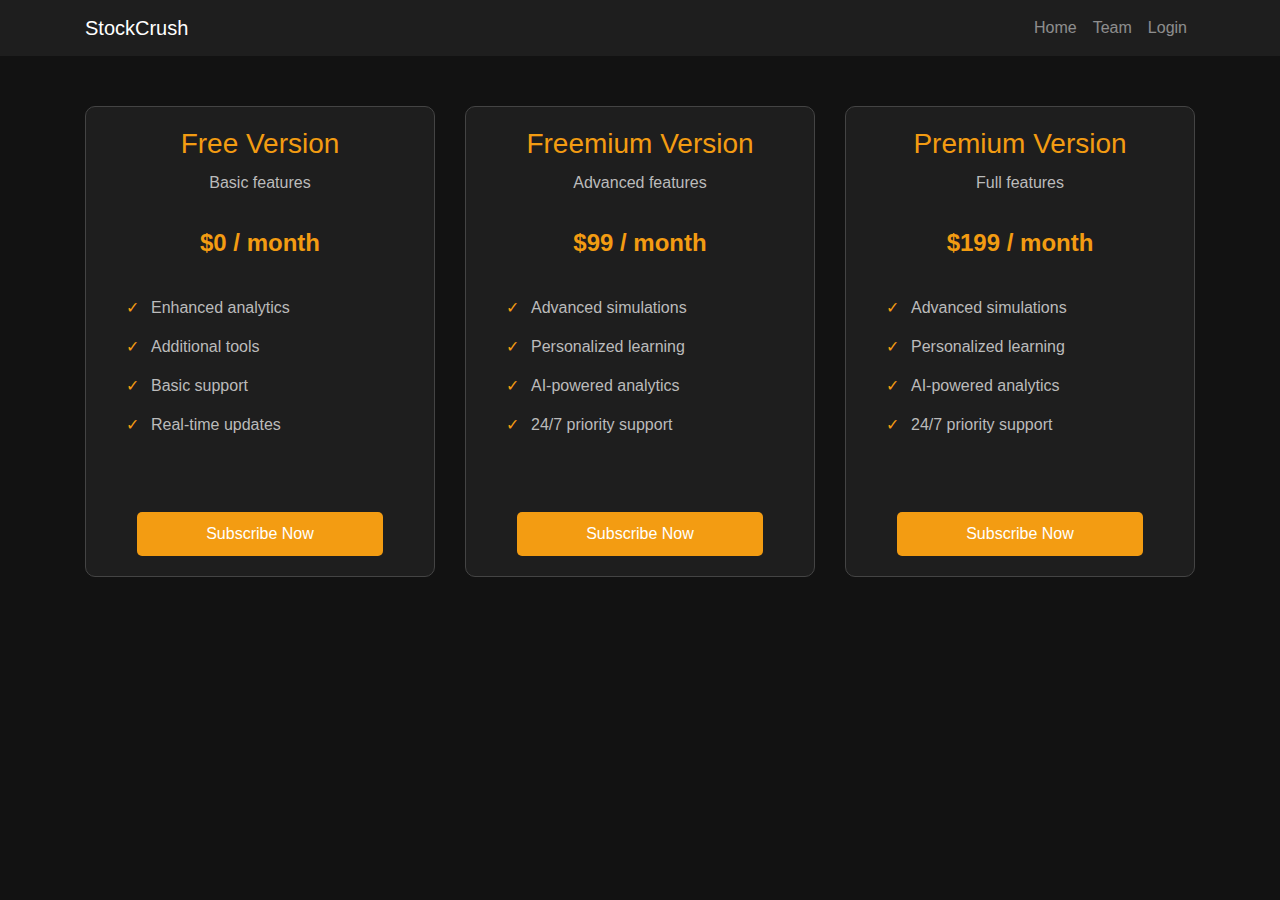
<file: StockCrush-web-main/price.html>
<!DOCTYPE html>
<html lang="en">
<head>
    <meta charset="UTF-8">
    <meta name="viewport" content="width=device-width, initial-scale=1.0">
    <title>StockCrush Pricing</title>
    <link rel="stylesheet" href="https://maxcdn.bootstrapcdn.com/bootstrap/4.5.2/css/bootstrap.min.css">
    <style>
        /* Global Styles */
        body {
            font-family: Arial, sans-serif;
            background-color: #121212;
            color: #ffffff;
            margin: 0;
            padding: 0;
        }
        .navbar-custom {
            background-color: #1e1e1e;
        }
        .navbar-custom .nav-link {
            color: #f39c12;
        }
        .navbar-custom .nav-link:hover {
            color: #e67e22;
        }
        .navbar-brand {
            color: #f39c12;
        }
        .pricing-section {
            padding: 50px 0;
        }
        .pricing-card {
            border: 1px solid #444;
            border-radius: 10px;
            padding: 20px;
            text-align: center;
            background-color: #1e1e1e;
        }
        .btn-subscribe {
            background-color: #f39c12;
            color: #121212;
            padding: 10px 20px;
            border: none;
            border-radius: 5px;
            cursor: pointer;
        }
        .btn-subscribe:hover {
            background-color: #e67e22;
        }
        .pricing-card {
            border: 1px solid #444;
            border-radius: 10px;
            padding: 20px;
            text-align: center;
            background-color: #1e1e1e;
            height: 100%;
            display: flex;
            flex-direction: column;
            transition: transform 0.3s;
            margin-bottom: 20px;
        }

        .pricing-card:hover {
            transform: translateY(-5px);
        }

        .price-tag {
            font-size: 1.5rem;
            font-weight: bold;
            color: #f39c12;
            margin: 15px 0;
        }

        .features-list {
            flex-grow: 1;
            padding: 20px 0;
        }

        .features-list ul {
            list-style: none;
            padding: 0;
            margin: 0;
            text-align: left;
            padding-left: 20px;
        }

        .features-list li {
            margin-bottom: 15px;
            color: #bbb;
            position: relative;
            padding-left: 25px;
        }

        .features-list li:before {
            content: "✓";
            position: absolute;
            left: 0;
            color: #f39c12;
        }

        .button-container {
            margin-top: auto;
            padding-top: 20px;
        }

        .btn-subscribe {
            background-color: #f39c12;
            color: white;
            padding: 10px 30px;
            border-radius: 5px;
            text-decoration: none;
            display: inline-block;
            transition: background-color 0.3s;
            width: 80%;
        }

        .btn-subscribe:hover {
            background-color: #e67e22;
            color: white;
            text-decoration: none;
        }

        .pricing-card h3 {
            color: #f39c12;
            margin-bottom: 10px;
        }

        .pricing-card p {
            color: #bbb;
            margin-bottom: 15px;
        }
    </style>
</head>
<body>
    <!-- Navbar -->
    <nav class="navbar navbar-expand-lg navbar-dark navbar-custom">
        <div class="container">
            <a class="navbar-brand" href="#">StockCrush</a>
            <button class="navbar-toggler" type="button" data-toggle="collapse" data-target="#navbarNav">
                <span class="navbar-toggler-icon"></span>
            </button>
            <div class="collapse navbar-collapse" id="navbarNav">
                <ul class="navbar-nav ml-auto">
                    <li class="nav-item"><a class="nav-link" href="index.html">Home</a></li>
                    <li class="nav-item"><a class="nav-link" href="about.html">Team</a></li>
                    <li class="nav-item"><a class="nav-link" href="login.html">Login</a></li>
                    
                </ul>
            </div>
        </div>
    </nav>

    <!-- Pricing Section -->
    <section class="pricing-section">
        <div class="container">
            <div class="row">
                <!-- Free Plan -->
                <div class="col-md-4">
                    <div class="pricing-card">
                        <h3>Free Version</h3>
                        <p>Basic features</p>
                        <div class="price-tag">$0 / month</div>
                        <div class="features-list">
                            <ul>
                                <li>Enhanced analytics</li>
                                <li>Additional tools</li>
                                <li>Basic support</li>
                                <li>Real-time updates</li>
                            </ul>
                        </div>
                        <div class="button-container">
                            <a href="cart.html?plan=free&price=0" class="btn-subscribe">Subscribe Now</a>
                        </div>
                    </div>
                </div>
    
                <!-- Freemium Plan -->
                <div class="col-md-4">
                    <div class="pricing-card">
                        <h3>Freemium Version</h3>
                        <p>Advanced features</p>
                        <div class="price-tag">$99 / month</div>
                        <div class="features-list">
                            <ul>
                                <li>Advanced simulations</li>
                                <li>Personalized learning</li>
                                <li>AI-powered analytics</li>
                                <li>24/7 priority support</li>
                            </ul>
                        </div>
                        <div class="button-container">
                            <a href="cart.html?plan=freemium&price=99" class="btn-subscribe">Subscribe Now</a>
                        </div>
                    </div>
                </div>
    
                <!-- Premium Plan -->
                <div class="col-md-4">
                    <div class="pricing-card">
                        <h3>Premium Version</h3>
                        <p>Full features</p>
                        <div class="price-tag">$199 / month</div>
                        <div class="features-list">
                            <ul>
                                <li>Advanced simulations</li>
                                <li>Personalized learning</li>
                                <li>AI-powered analytics</li>
                                <li>24/7 priority support</li>
                            </ul>
                        </div>
                        <div class="button-container">
                            <a href="cart.html?plan=premium&price=199" class="btn-subscribe">Subscribe Now</a>
                        </div>
                    </div>
                </div>
            </div>
        </div>
    </section>

    <!-- Bootstrap JS -->
    <script src="https://code.jquery.com/jquery-3.5.1.slim.min.js"></script>
    <script src="https://cdn.jsdelivr.net/npm/@popperjs/core@2.11.6/dist/umd/popper.min.js"></script>
    <script src="https://stackpath.bootstrapcdn.com/bootstrap/4.5.2/js/bootstrap.min.js"></script>
</body>
</html>
</file>
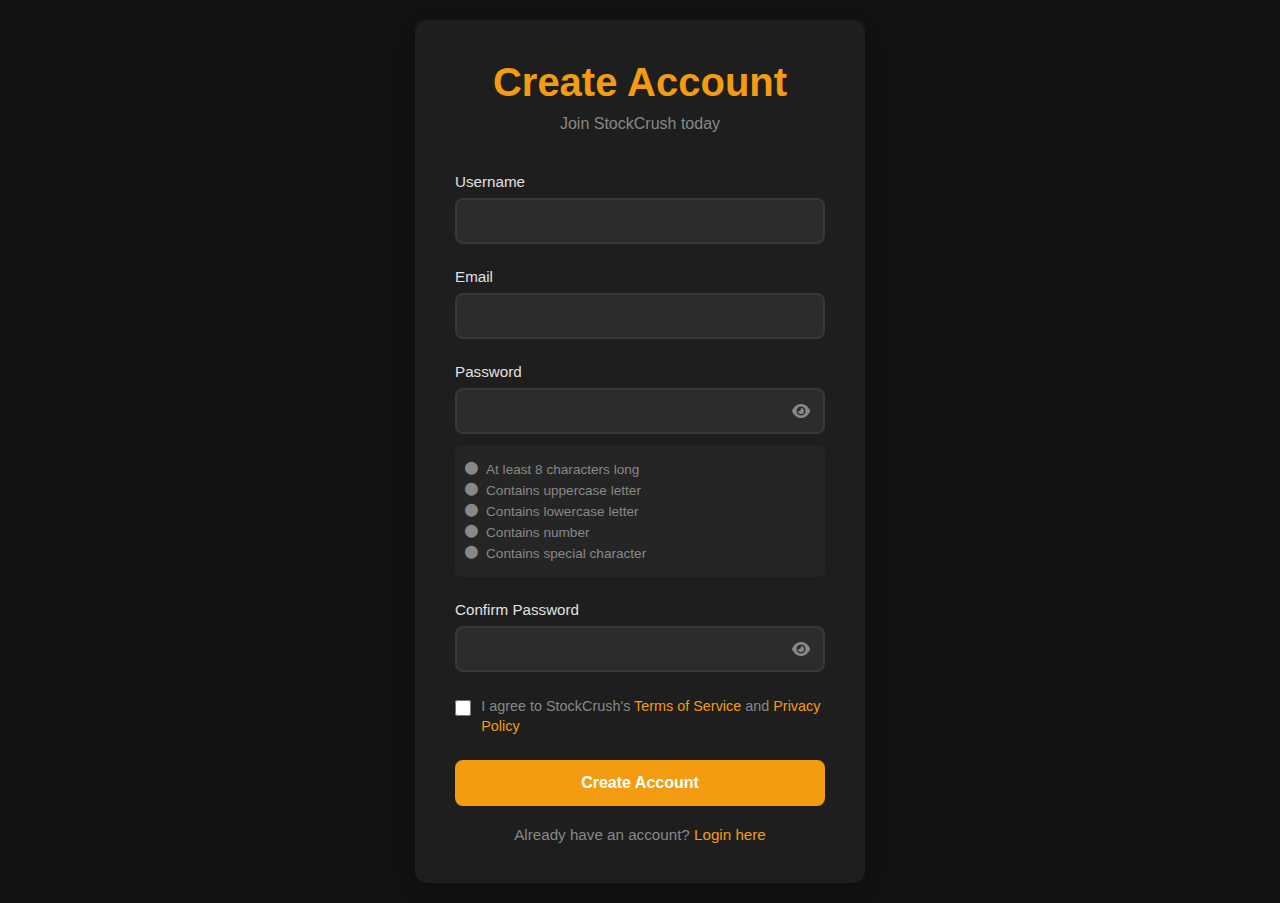
<file: StockCrush-web-main/register.html>
<!DOCTYPE html>
<html lang="en">

<head>
    <meta charset="UTF-8">
    <meta name="viewport" content="width=device-width, initial-scale=1.0">
    <title>Register - StockCrush</title>
    <link rel="stylesheet" href="https://cdnjs.cloudflare.com/ajax/libs/font-awesome/6.0.0/css/all.min.css">
    <style>
        * {
            margin: 0;
            padding: 0;
            box-sizing: border-box;
            font-family: 'Arial', sans-serif;
        }

        body {
            background-color: #121212;
            color: #e0e0e0;
            display: flex;
            justify-content: center;
            align-items: center;
            min-height: 100vh;
            padding: 20px;
        }

        .container {
            background: #1e1e1e;
            width: 100%;
            max-width: 450px;
            padding: 40px;
            border-radius: 12px;
            box-shadow: 0 8px 24px rgba(0, 0, 0, 0.2);
        }

        .header {
            text-align: center;
            margin-bottom: 40px;
        }

        .header h2 {
            color: #f39c12;
            font-size: 2.5rem;
            font-weight: 700;
            margin-bottom: 10px;
        }

        .header p {
            color: #888;
            font-size: 1rem;
        }

        .input-group {
            margin-bottom: 24px;
            position: relative;
        }

        .input-group label {
            display: block;
            margin-bottom: 8px;
            color: #e0e0e0;
            font-size: 0.95rem;
            font-weight: 500;
        }

        .input-wrapper {
            position: relative;
        }

        .input-group input {
            width: 100%;
            padding: 12px 15px;
            background: #2c2c2c;
            border: 2px solid #383838;
            border-radius: 8px;
            color: #e0e0e0;
            font-size: 1rem;
            transition: all 0.3s ease;
        }

        .input-group input:focus {
            border-color: #f39c12;
            outline: none;
            box-shadow: 0 0 0 3px rgba(243, 156, 18, 0.2);
        }

        .password-toggle {
            position: absolute;
            right: 15px;
            top: 50%;
            transform: translateY(-50%);
            color: #888;
            cursor: pointer;
            transition: color 0.3s ease;
        }

        .password-toggle:hover {
            color: #f39c12;
        }

        .password-requirements {
            margin-top: 12px;
            padding: 10px;
            background: rgba(44, 44, 44, 0.5);
            border-radius: 6px;
        }

        .requirement {
            display: flex;
            align-items: center;
            margin: 6px 0;
            color: #888;
            font-size: 0.85rem;
            transition: color 0.3s ease;
        }

        .requirement i {
            margin-right: 8px;
            font-size: 0.8rem;
        }

        .requirement.valid {
            color: #4CAF50;
        }

        .requirement.invalid {
            color: #ff6b6b;
        }

        .terms-group {
            display: flex;
            align-items: flex-start;
            gap: 10px;
            margin: 24px 0;
        }

        .terms-group input[type="checkbox"] {
            width: 18px;
            height: 18px;
            margin-top: 3px;
            accent-color: #f39c12;
        }

        .terms-group label {
            color: #888;
            font-size: 0.9rem;
            line-height: 1.4;
        }

        .terms-group a {
            color: #f39c12;
            text-decoration: none;
            transition: all 0.3s ease;
        }

        .terms-group a:hover {
            text-decoration: underline;
        }

        .btn-register {
            width: 100%;
            padding: 14px;
            background: #f39c12;
            border: none;
            border-radius: 8px;
            color: #fff;
            font-size: 1rem;
            font-weight: 600;
            cursor: pointer;
            transition: all 0.3s ease;
            margin-bottom: 20px;
        }

        .btn-register:hover {
            background: #e67e22;
            transform: translateY(-1px);
        }

        .btn-register:active {
            transform: translateY(0);
        }

        .login-link {
            text-align: center;
            color: #888;
            font-size: 0.95rem;
        }

        .login-link a {
            color: #f39c12;
            text-decoration: none;
            font-weight: 500;
            transition: all 0.3s ease;
        }

        .login-link a:hover {
            text-decoration: underline;
        }

        .error-message {
            background: rgba(255, 107, 107, 0.1);
            border-left: 4px solid #ff6b6b;
            color: #ff6b6b;
            padding: 12px;
            border-radius: 4px;
            margin-bottom: 20px;
            font-size: 0.9rem;
            display: none;
        }

        .success-message {
            background: rgba(76, 175, 80, 0.1);
            border-left: 4px solid #4CAF50;
            color: #4CAF50;
            padding: 12px;
            border-radius: 4px;
            margin-bottom: 20px;
            font-size: 0.9rem;
            display: none;
        }

        @media (max-width: 480px) {
            .container {
                padding: 30px 20px;
            }

            .header h2 {
                font-size: 2rem;
            }
        }
    </style>
</head>

<body>
    <div class="container">
        <div class="header">
            <h2>Create Account</h2>
            <p>Join StockCrush today</p>
        </div>

        <div id="error-message" class="error-message"></div>
        <div id="success-message" class="success-message"></div>

        <form id="registerForm" action="register_process.php" method="post">
            <input type="hidden" name="csrf_token" value="<?php echo $_SESSION['csrf_token']; ?>">

            <div class="input-group">
                <label for="username">Username</label>
                <div class="input-wrapper">
                    <input type="text" id="username" name="username" required pattern="[a-zA-Z0-9_]{3,20}"
                        title="3-20 characters, letters, numbers, and underscore only">
                </div>
            </div>

            <div class="input-group">
                <label for="email">Email</label>
                <div class="input-wrapper">
                    <input type="email" id="email" name="email" required>
                </div>
            </div>

            <div class="input-group">
                <label for="password">Password</label>
                <div class="input-wrapper">
                    <input type="password" id="password" name="password" required>
                    <i class="fas fa-eye password-toggle" id="togglePassword"></i>
                </div>
                <div class="password-requirements">
                    <div class="requirement" id="length">
                        <i class="fas fa-circle"></i>
                        At least 8 characters long
                    </div>
                    <div class="requirement" id="uppercase">
                        <i class="fas fa-circle"></i>
                        Contains uppercase letter
                    </div>
                    <div class="requirement" id="lowercase">
                        <i class="fas fa-circle"></i>
                        Contains lowercase letter
                    </div>
                    <div class="requirement" id="number">
                        <i class="fas fa-circle"></i>
                        Contains number
                    </div>
                    <div class="requirement" id="special">
                        <i class="fas fa-circle"></i>
                        Contains special character
                    </div>
                </div>
            </div>

            <div class="input-group">
                <label for="confirm_password">Confirm Password</label>
                <div class="input-wrapper">
                    <input type="password" id="confirm_password" name="confirm_password" required>
                    <i class="fas fa-eye password-toggle" id="toggleConfirmPassword"></i>
                </div>
            </div>

            <div class="terms-group">
                <input type="checkbox" id="terms" name="terms" required>
                <label for="terms">
                    I agree to StockCrush's <a href="terms.html#terms" onclick="window.open('terms.html#terms', '_blank')">Terms of
                        Service</a> and
                    <a href="terms.html#privacy" onclick="window.open('terms.html#privacy', '_blank')">Privacy Policy</a>
                </label>
            </div>

            <button type="submit" class="btn-register">
                Create Account
            </button>

            <p class="login-link">
                Already have an account? <a href="login.html">Login here</a>
            </p>
        </form>
    </div>

    <script>
        document.addEventListener('DOMContentLoaded', function () {
            const form = document.getElementById('registerForm');
            const password = document.getElementById('password');
            const confirmPassword = document.getElementById('confirm_password');
            const errorMessage = document.getElementById('error-message');
            const successMessage = document.getElementById('success-message');

            // Password toggle functionality
            document.querySelectorAll('.password-toggle').forEach(toggle => {
                toggle.addEventListener('click', function () {
                    const input = this.previousElementSibling;
                    const type = input.type === 'password' ? 'text' : 'password';
                    input.type = type;
                    this.classList.toggle('fa-eye');
                    this.classList.toggle('fa-eye-slash');
                });
            });

            // Password validation
            const requirements = {
                length: { regex: /.{8,}/, element: document.getElementById('length') },
                uppercase: { regex: /[A-Z]/, element: document.getElementById('uppercase') },
                lowercase: { regex: /[a-z]/, element: document.getElementById('lowercase') },
                number: { regex: /[0-9]/, element: document.getElementById('number') },
                special: { regex: /[!@#$%^&*]/, element: document.getElementById('special') }
            };

            function validatePassword() {
                const value = password.value;
                let valid = true;

                for (const [key, requirement] of Object.entries(requirements)) {
                    const isValid = requirement.regex.test(value);
                    requirement.element.classList.toggle('valid', isValid);
                    requirement.element.classList.toggle('invalid', !isValid);
                    if (!isValid) valid = false;

                    const icon = requirement.element.querySelector('i');
                    icon.className = `fas ${isValid ? 'fa-check-circle' : 'fa-circle'}`;
                }

                return valid;
            }

            password.addEventListener('input', validatePassword);

            // Form submission
            form.addEventListener('submit', async function (e) {
                e.preventDefault();
                errorMessage.style.display = 'none';
                successMessage.style.display = 'none';

                if (!validatePassword()) {
                    errorMessage.textContent = 'Please meet all password requirements';
                    errorMessage.style.display = 'block';
                    return;
                }

                if (password.value !== confirmPassword.value) {
                    errorMessage.textContent = 'Passwords do not match';
                    errorMessage.style.display = 'block';
                    return;
                }

                try {
                    const formData = new FormData(this);
                    const response = await fetch('register_process.php', {
                        method: 'POST',
                        body: formData
                    });

                    const data = await response.json();

                    if (data.success) {
                        successMessage.textContent = data.message;
                        successMessage.style.display = 'block';
                        setTimeout(() => window.location.href = data.redirect, 2000);
                    } else {
                        errorMessage.textContent = data.message;
                        errorMessage.style.display = 'block';
                    }
                } catch (error) {
                    errorMessage.textContent = 'An error occurred. Please try again later.';
                    errorMessage.style.display = 'block';
                }
            });
        });
    </script>
</body>

</html>
</file>
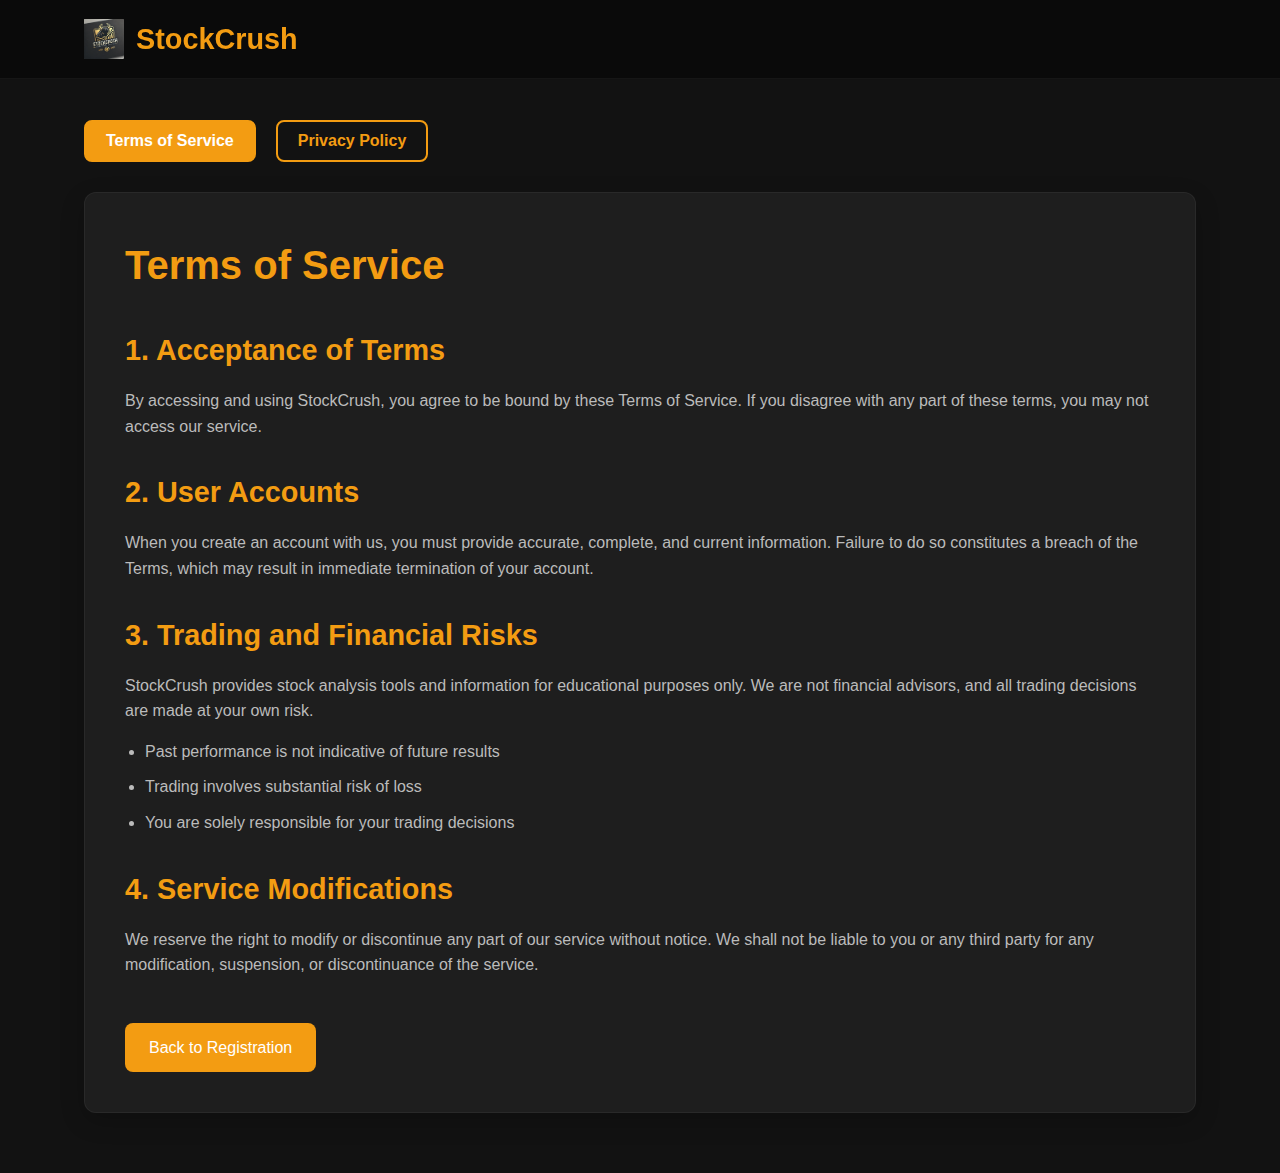
<file: StockCrush-web-main/terms.html>
<!DOCTYPE html>
<html lang="en">

<head>
    <meta charset="UTF-8">
    <meta name="viewport" content="width=device-width, initial-scale=1.0">
    <title>Terms & Privacy - StockCrush</title>
    <link rel="stylesheet" href="https://cdnjs.cloudflare.com/ajax/libs/font-awesome/6.0.0/css/all.min.css">
    <style>
        * {
            margin: 0;
            padding: 0;
            box-sizing: border-box;
            font-family: 'Arial', sans-serif;
        }

        body {
            background-color: #121212;
            color: #e0e0e0;
            line-height: 1.6;
        }

        .navbar {
            background-color: rgba(10, 10, 10, 0.98);
            backdrop-filter: blur(10px);
            padding: 1rem 0;
            position: fixed;
            top: 0;
            width: 100%;
            z-index: 1000;
            border-bottom: 1px solid rgba(255, 255, 255, 0.05);
        }

        .container {
            width: 90%;
            max-width: 1200px;
            margin: 0 auto;
            padding: 0 20px;
        }

        .navbar-brand {
            display: flex;
            align-items: center;
            text-decoration: none;
            color: #f39c12;
            font-size: 1.8rem;
            font-weight: 700;
        }

        .brand-logo {
            height: 40px;
            width: 40px;
            margin-right: 12px;
        }

        .content {
            padding: 120px 0 60px;
        }

        .tab-container {
            display: flex;
            gap: 20px;
            margin-bottom: 30px;
        }

        .tab {
            background: transparent;
            border: 2px solid #f39c12;
            color: #f39c12;
            padding: 10px 20px;
            cursor: pointer;
            border-radius: 8px;
            font-size: 1rem;
            font-weight: 600;
            transition: all 0.3s ease;
        }

        .tab.active {
            background: #f39c12;
            color: white;
        }

        .tab-content {
            display: none;
            background: #1e1e1e;
            padding: 40px;
            border-radius: 12px;
            box-shadow: 0 8px 24px rgba(0, 0, 0, 0.2);
            border: 1px solid rgba(255, 255, 255, 0.05);
        }

        .tab-content.active {
            display: block;
        }

        h1 {
            color: #f39c12;
            font-size: 2.5rem;
            margin-bottom: 30px;
        }

        h2 {
            color: #f39c12;
            font-size: 1.8rem;
            margin: 30px 0 15px;
        }

        p {
            margin-bottom: 15px;
            color: #bbb;
        }

        ul {
            margin: 15px 0;
            padding-left: 20px;
        }

        li {
            margin-bottom: 10px;
            color: #bbb;
        }

        .back-btn {
            display: inline-block;
            padding: 12px 24px;
            background: #f39c12;
            color: white;
            text-decoration: none;
            border-radius: 8px;
            margin-top: 30px;
            transition: all 0.3s ease;
        }

        .back-btn:hover {
            background: #e67e22;
            transform: translateY(-2px);
        }

        @media (max-width: 768px) {
            .tab-container {
                flex-direction: column;
            }

            .tab {
                width: 100%;
                text-align: center;
            }

            .content {
                padding: 100px 0 40px;
            }

            .tab-content {
                padding: 20px;
            }

            h1 {
                font-size: 2rem;
            }
        }
    </style>
</head>

<body>
    <nav class="navbar">
        <div class="container">
            <a href="index.html" class="navbar-brand">
                <img src="about/logo.png" alt="StockCrush Logo" class="brand-logo">
                <span>StockCrush</span>
            </a>
        </div>
    </nav>

    <div class="content">
        <div class="container">
            <div class="tab-container">
                <button class="tab active" onclick="showTab('terms')">Terms of Service</button>
                <button class="tab" onclick="showTab('privacy')">Privacy Policy</button>
            </div>

            <div id="terms" class="tab-content active">
                <h1>Terms of Service</h1>

                <h2>1. Acceptance of Terms</h2>
                <p>By accessing and using StockCrush, you agree to be bound by these Terms of Service. If you disagree
                    with any part of these terms, you may not access our service.</p>

                <h2>2. User Accounts</h2>
                <p>When you create an account with us, you must provide accurate, complete, and current information.
                    Failure to do so constitutes a breach of the Terms, which may result in immediate termination of
                    your account.</p>

                <h2>3. Trading and Financial Risks</h2>
                <p>StockCrush provides stock analysis tools and information for educational purposes only. We are not
                    financial advisors, and all trading decisions are made at your own risk.</p>

                <ul>
                    <li>Past performance is not indicative of future results</li>
                    <li>Trading involves substantial risk of loss</li>
                    <li>You are solely responsible for your trading decisions</li>
                </ul>

                <h2>4. Service Modifications</h2>
                <p>We reserve the right to modify or discontinue any part of our service without notice. We shall not be
                    liable to you or any third party for any modification, suspension, or discontinuance of the service.
                </p>

                <a href="register.html" class="back-btn">Back to Registration</a>
            </div>

            <div id="privacy" class="tab-content">
                <h1>Privacy Policy</h1>

                <h2>1. Information Collection</h2>
                <p>We collect information that you provide directly to us, including:</p>
                <ul>
                    <li>Account information (name, email, username)</li>
                    <li>Trading preferences and settings</li>
                    <li>Usage data and analytics</li>
                </ul>

                <h2>2. Data Usage</h2>
                <p>We use your information to:</p>
                <ul>
                    <li>Provide and maintain our service</li>
                    <li>Improve user experience</li>
                    <li>Send important notifications and updates</li>
                    <li>Detect and prevent fraud</li>
                </ul>

                <h2>3. Data Protection</h2>
                <p>We implement appropriate security measures to protect your personal information. However, no method
                    of transmission over the internet is 100% secure, and we cannot guarantee absolute security.</p>

                <h2>4. Third-Party Services</h2>
                <p>We may use third-party services that collect, monitor, and analyze user data to improve our service.
                    These third parties have their own privacy policies addressing how they use such information.</p>

                <a href="register.html" class="back-btn">Back to Registration</a>
            </div>
        </div>
    </div>

    <script>
        function showTab(tabName) {
            // Hide all tab contents
            document.querySelectorAll('.tab-content').forEach(content => {
                content.classList.remove('active');
            });

            // Remove active class from all tabs
            document.querySelectorAll('.tab').forEach(tab => {
                tab.classList.remove('active');
            });

            // Show selected tab content
            document.getElementById(tabName).classList.add('active');

            // Add active class to clicked tab
            event.currentTarget.classList.add('active');
        }
    </script>
</body>

</html>
</file>
